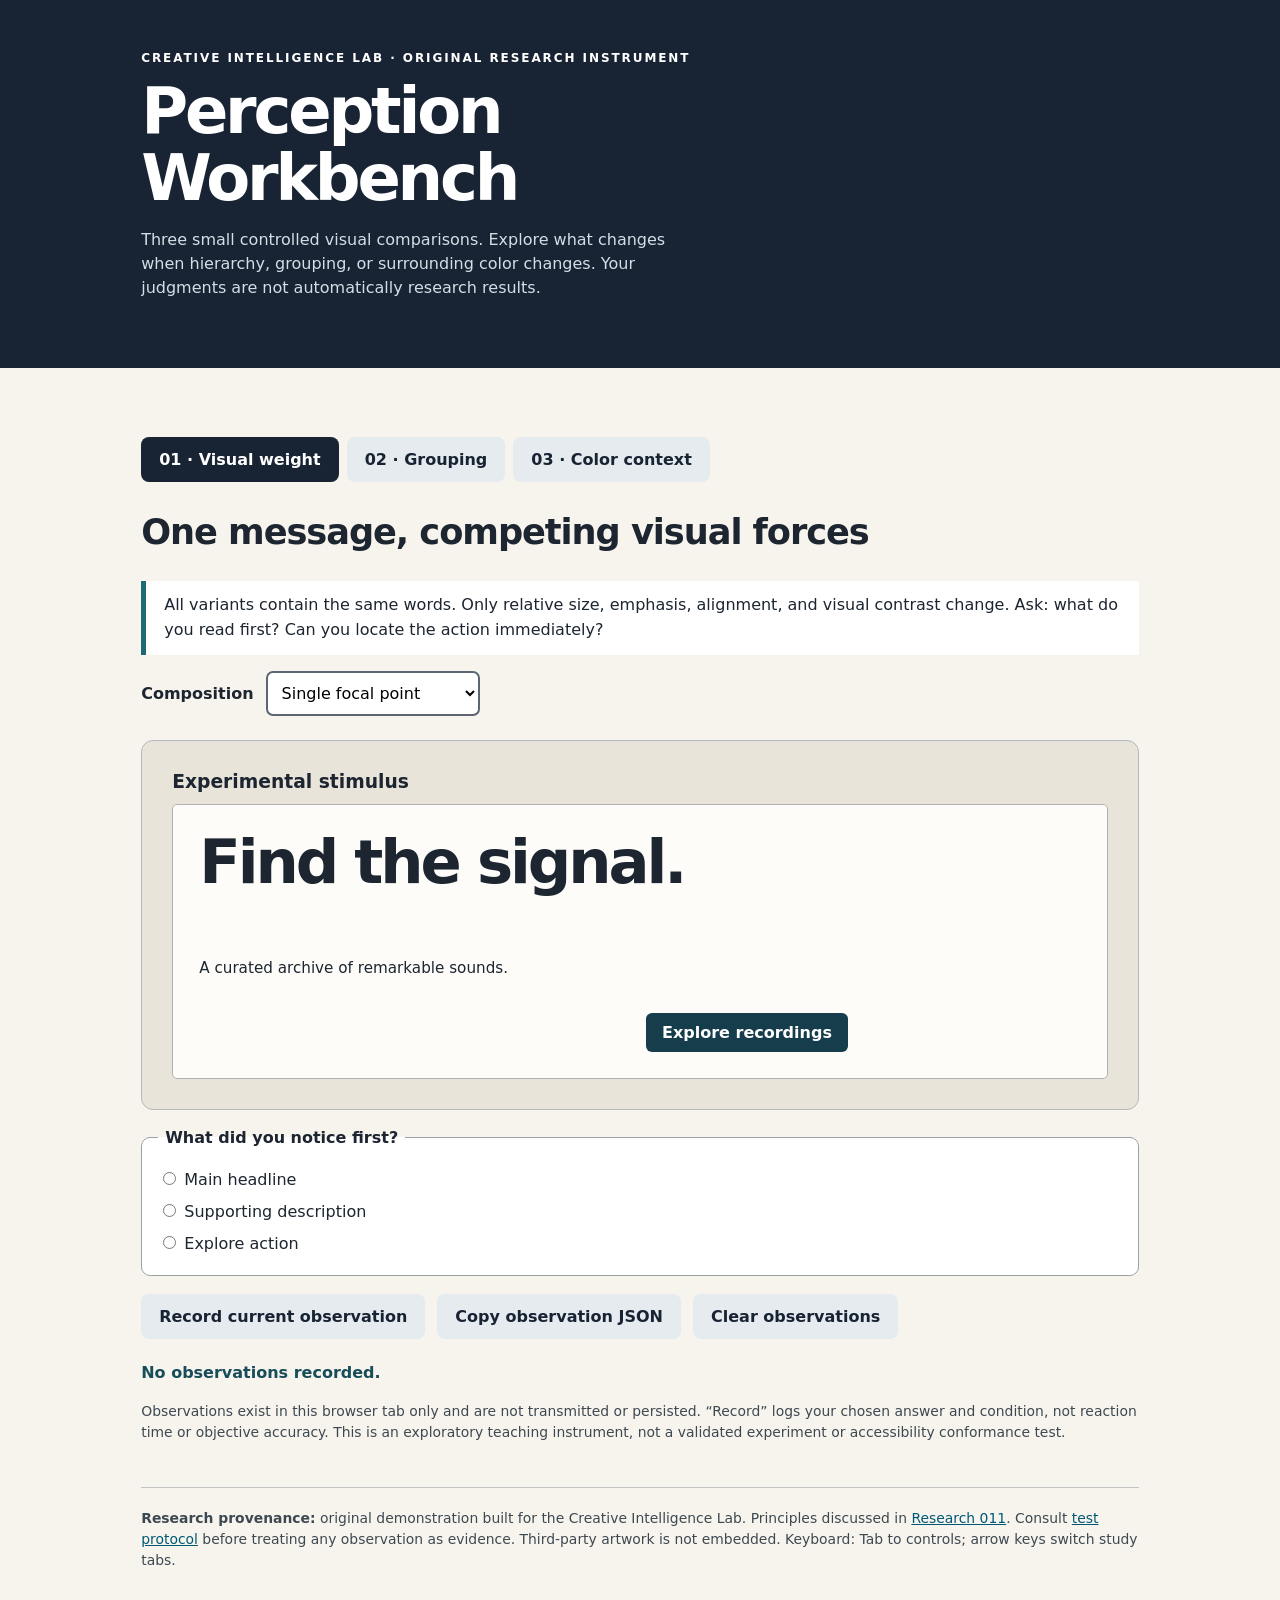
<file: experiments/002-perception-workbench/index.html>
<!doctype html>
<html lang="en">
<head>
<meta charset="utf-8">
<meta name="viewport" content="width=device-width, initial-scale=1">
<meta name="color-scheme" content="light">
<title>Perception Workbench · Creative Intelligence Lab</title>
<style>
:root{font-family:system-ui,-apple-system,"Segoe UI",sans-serif;background:#f7f4ee;color:#1c2530;font-synthesis:none}
*{box-sizing:border-box}body{margin:0}button,input{font:inherit}button{cursor:pointer}
button:focus-visible,input:focus-visible{outline:3px solid #007c91;outline-offset:3px}
a{color:#005875} .wrap{max-width:1100px;padding:clamp(20px,4vw,52px);margin:auto}
header{background:#182333;color:#fff}header p{max-width:56ch;line-height:1.5;color:#d4dee7}
h1{font-size:clamp(2.2rem,5vw,4rem);letter-spacing:-.05em;line-height:1.05;margin:.2em 0}
h2{font-size:clamp(1.4rem,3vw,2.2rem);letter-spacing:-.03em}
.eyebrow{font-size:.75rem;letter-spacing:.16em;text-transform:uppercase;font-weight:700}
.tabs{display:flex;flex-wrap:wrap;gap:8px;padding:18px 0 0}
.tab{background:#e5ebef;border:2px solid transparent;border-radius:8px;color:#182333;padding:11px 16px;font-weight:700}
.tab[aria-selected="true"]{background:#182333;color:white}
.panel[hidden]{display:none}
.controls{display:flex;gap:12px;flex-wrap:wrap;align-items:center;margin:16px 0 24px}
.controls label{font-weight:650}
.controls select{font:inherit;padding:10px;border:2px solid #5b6672;border-radius:7px;background:#fff}
.explain{background:#fff;border-left:5px solid #1f6975;padding:12px 18px;line-height:1.55}
.stage{background:#e9e4da;border:1px solid #b3b9bd;border-radius:12px;padding:clamp(16px,3vw,30px);margin:16px 0}
.stage h3{margin:0 0 12px}
.hierarchy{min-height:275px;position:relative;background:#fdfcf9;border:1px solid #b0b0b0;border-radius:5px;overflow:hidden;padding:26px;display:grid;grid-template-columns:1fr 1fr;gap:12px}
.hierarchy .message{font-size:clamp(1.5rem,3.2vw,2.5rem);font-weight:850;letter-spacing:-.05em;line-height:1.02}
.hierarchy .action{display:inline-block;padding:10px 16px;background:#163d4c;color:#fff;border-radius:6px;font-weight:700;width:max-content}
.hierarchy .proof{font-size:.95rem;max-width:32ch}
.hierarchy[data-mode="single"] .message{font-size:clamp(2.2rem,5vw,3.8rem);grid-column:1/-1;max-width:18ch}
.hierarchy[data-mode="single"] .action{align-self:end}
.hierarchy[data-mode="competing"] .message{color:#ae292e;text-shadow:3px 3px #f8cf38}
.hierarchy[data-mode="competing"] .proof{font-weight:850;font-size:1.6rem;color:#16559a;align-self:center}
.hierarchy[data-mode="competing"] .action{background:#7531a4;font-size:1.25rem}
.hierarchy[data-mode="balanced"]{grid-template-columns:3fr 2fr}
.hierarchy[data-mode="balanced"] .message{grid-row:1/3;align-self:center}
.hierarchy[data-mode="balanced"] .proof{align-self:end}
.grouping{display:grid;grid-template-columns:repeat(2,minmax(0,1fr));gap:20px}
.grouping .group{min-width:0}
.grouping .chip{display:block;padding:10px;margin:5px 0;background:#fff;border:1px solid #52616c;border-radius:5px}
.grouping[data-mode="clear"] .group{border:2px solid #375d65;padding:14px;border-radius:8px;background:#e6f1f1}
.grouping[data-mode="loose"]{gap:4px}
.grouping[data-mode="loose"] .group{display:contents}
.grouping[data-mode="loose"] .chip{margin:5px 0}
.grouping[data-mode="loose"] h4{display:none}
.grouping[data-mode="mixed"] .group{display:contents}
.grouping[data-mode="mixed"] h4{grid-column:1/-1}
.grouping[data-mode="mixed"] .chip:nth-of-type(2){transform:translateY(13px)}
.grouping h4{margin:0 0 6px}
.color-study{display:grid;grid-template-columns:repeat(2,minmax(0,1fr));gap:14px}
.color-field{height:230px;display:grid;place-items:center;border:1px solid #899096}
.color-field .patch{width:112px;height:112px;background:#a69a74;border:3px solid #303030}
.color-field:first-child{background:#1d3146}.color-field:last-child{background:#f6deb4}
.color-study[data-mode="matched"] .color-field{background:#64748b}
.color-study[data-mode="inverted"] .color-field:first-child{background:#f6deb4}
.color-study[data-mode="inverted"] .color-field:last-child{background:#1d3146}
.legend{display:flex;gap:20px;margin:8px 0;font-size:.88rem}
fieldset{border:1px solid #9ba2a4;border-radius:9px;padding:16px;margin:18px 0;background:#fff}
fieldset legend{font-weight:750;padding:0 7px}
fieldset label{display:block;padding:6px 0}
#result{min-height:1.5em;font-weight:650;color:#174c59}
footer{border-top:1px solid #c3c6c5;margin-top:45px;padding-top:20px;line-height:1.6}
.small{font-size:.87rem;line-height:1.5;color:#3d4850}.sr-only{position:absolute;width:1px;height:1px;overflow:hidden;clip:rect(0,0,0,0)}
@media (max-width:600px){.grouping,.color-study{grid-template-columns:1fr}.color-field{height:180px}.hierarchy{grid-template-columns:1fr;padding:18px}.hierarchy[data-mode="single"] .message{font-size:2.4rem}.hierarchy[data-mode="balanced"]{grid-template-columns:1fr}.hierarchy[data-mode="balanced"] .message{grid-row:auto}.tabs{display:grid}.tab{width:100%}}
@media (prefers-reduced-motion:reduce){*,*::before,*::after{animation-duration:.01ms!important;scroll-behavior:auto!important;transition-duration:.01ms!important}}
</style>
</head>
<body>
<header><div class="wrap"><div class="eyebrow">Creative Intelligence Lab · original research instrument</div><h1>Perception<br>Workbench</h1><p>Three small controlled visual comparisons. Explore what changes when hierarchy, grouping, or surrounding color changes. Your judgments are not automatically research results.</p></div></header>
<main class="wrap">
<nav class="tabs" aria-label="Study selection" role="tablist">
<button class="tab" id="tab-hierarchy" type="button" role="tab" aria-controls="panel-hierarchy" aria-selected="true" tabindex="0">01 · Visual weight</button>
<button class="tab" id="tab-grouping" type="button" role="tab" aria-controls="panel-grouping" aria-selected="false" tabindex="-1">02 · Grouping</button>
<button class="tab" id="tab-color" type="button" role="tab" aria-controls="panel-color" aria-selected="false" tabindex="-1">03 · Color context</button>
</nav>
<section class="panel" id="panel-hierarchy" role="tabpanel" aria-labelledby="tab-hierarchy">
<h2>One message, competing visual forces</h2>
<p class="explain">All variants contain the same words. Only relative size, emphasis, alignment, and visual contrast change. Ask: what do you read first? Can you locate the action immediately?</p>
<div class="controls"><label for="hierarchy-mode">Composition</label><select id="hierarchy-mode"><option value="single">Single focal point</option><option value="balanced">Asymmetric balance</option><option value="competing">Competing emphasis</option></select></div>
<div class="stage"><h3>Experimental stimulus</h3><div class="hierarchy" id="hierarchy-stage" data-mode="single"><div class="message">Find the signal.</div><div class="proof">A curated archive of remarkable sounds.</div><span class="action">Explore recordings</span></div></div>
<fieldset><legend>What did you notice first?</legend><label><input type="radio" name="hierarchy-answer" value="headline"> Main headline</label><label><input type="radio" name="hierarchy-answer" value="description"> Supporting description</label><label><input type="radio" name="hierarchy-answer" value="action"> Explore action</label></fieldset>
</section>
<section class="panel" id="panel-grouping" role="tabpanel" aria-labelledby="tab-grouping" hidden>
<h2>Do the groups make sense?</h2>
<p class="explain">Identical labels in the same two categories. Compare explicit common regions, loose proximity, and mixed alignment. The semantic relationship should remain understandable without color alone.</p>
<div class="controls"><label for="grouping-mode">Grouping treatment</label><select id="grouping-mode"><option value="clear">Clear common regions</option><option value="loose">Loose boundaries</option><option value="mixed">Mixed alignment</option></select></div>
<div class="stage"><h3>Experimental stimulus</h3><div class="grouping" id="grouping-stage" data-mode="clear">
<div class="group"><h4>Discover</h4><span class="chip">Field recordings</span><span class="chip">Collections</span><span class="chip">Curator picks</span></div>
<div class="group"><h4>Your archive</h4><span class="chip">Saved sounds</span><span class="chip">Recent listens</span><span class="chip">Playlists</span></div>
</div></div>
<fieldset><legend>Which category does “Recent listens” belong to?</legend><label><input type="radio" name="grouping-answer" value="discover"> Discover</label><label><input type="radio" name="grouping-answer" value="archive"> Your archive</label><label><input type="radio" name="grouping-answer" value="unclear"> Unclear from this layout</label></fieldset>
</section>
<section class="panel" id="panel-color" role="tabpanel" aria-labelledby="tab-color" hidden>
<h2>Identical color, different surroundings</h2>
<p class="explain">The two center patches are the same CSS sRGB value (<code>#a69a74</code>) in all variants. Only the surrounding ground changes. Compare perceived lightness, not physical pixel values.</p>
<div class="controls"><label for="color-mode">Surrounds</label><select id="color-mode"><option value="contrasting">Dark vs warm light</option><option value="matched">Identical surrounds</option><option value="inverted">Swap dark and light</option></select></div>
<div class="stage"><h3>Experimental stimulus</h3><div class="color-study" id="color-stage" data-mode="contrasting"><div><div class="color-field"><span class="patch"></span></div><div class="small">Patch A · #a69a74</div></div><div><div class="color-field"><span class="patch"></span></div><div class="small">Patch B · #a69a74</div></div></div></div>
<fieldset><legend>Which central patch appears lighter?</legend><label><input type="radio" name="color-answer" value="A"> A</label><label><input type="radio" name="color-answer" value="B"> B</label><label><input type="radio" name="color-answer" value="same"> They appear the same</label></fieldset>
</section>
<div class="controls"><button id="record" class="tab" type="button">Record current observation</button><button id="copy" class="tab" type="button">Copy observation JSON</button><button id="reset" class="tab" type="button">Clear observations</button></div>
<div id="result" role="status" aria-live="polite">No observations recorded.</div>
<p class="small">Observations exist in this browser tab only and are not transmitted or persisted. “Record” logs your chosen answer and condition, not reaction time or objective accuracy. This is an exploratory teaching instrument, not a validated experiment or accessibility conformance test.</p>
<footer class="small"><strong>Research provenance:</strong> original demonstration built for the Creative Intelligence Lab. Principles discussed in <a href="../../../research/011-PERCEPTUAL-ORGANIZATION.md">Research 011</a>. Consult <a href="../PROTOCOL.md">test protocol</a> before treating any observation as evidence. Third-party artwork is not embedded. Keyboard: Tab to controls; arrow keys switch study tabs.</footer>
</main>
<script>
(()=>{"use strict";
const names=["hierarchy","grouping","color"];
const observations=[];
let active="hierarchy";
const $=id=>document.getElementById(id);
function activate(name,focus=false){
 if(!names.includes(name))return;
 active=name;
 names.forEach(n=>{
 const on=n===name;
 $("tab-"+n).setAttribute("aria-selected",String(on));
 $("tab-"+n).tabIndex=on?0:-1;
 $("panel-"+n).hidden=!on;
 });
 if(focus)$("tab-"+name).focus();
}
names.forEach((n,i)=>{
 $("tab-"+n).addEventListener("click",()=>activate(n));
 $("tab-"+n).addEventListener("keydown",e=>{
 if(["ArrowRight","ArrowLeft","Home","End"].includes(e.key)){
 e.preventDefault();
 const k=e.key==="Home"?0:e.key==="End"?names.length-1:(i+(e.key==="ArrowRight"?1:-1)+names.length)%names.length;
 activate(names[k],true);
 }
 });
 $(n+"-mode").addEventListener("change",e=>{$(n+"-stage").dataset.mode=e.target.value;});
});
function makeObservation(){
 const radio=document.querySelector('input[name="'+active+'-answer"]:checked');
 if(!radio){$("result").textContent="Choose an observation first.";return;}
 const o={study:active,variant:$(active+"-mode").value,answer:radio.value,recordedAt:new Date().toISOString()};
 observations.push(o);
 $("result").textContent=observations.length+" observation(s) recorded in this tab.";
}
$("record").addEventListener("click",makeObservation);
$("copy").addEventListener("click",async()=>{
 const s=JSON.stringify({instrument:"perception-workbench-v0.1",observations},null,2);
 try{await navigator.clipboard.writeText(s);$("result").textContent="Copied "+observations.length+" observation(s).";}
 catch{$("result").textContent="Clipboard unavailable in this context. Run from localhost or HTTPS to copy.";}
});
$("reset").addEventListener("click",()=>{
 observations.length=0;
 document.querySelectorAll('input[type="radio"]').forEach(r=>r.checked=false);
 $("result").textContent="Observations cleared.";
});
})();
</script>
</body></html>
</file>
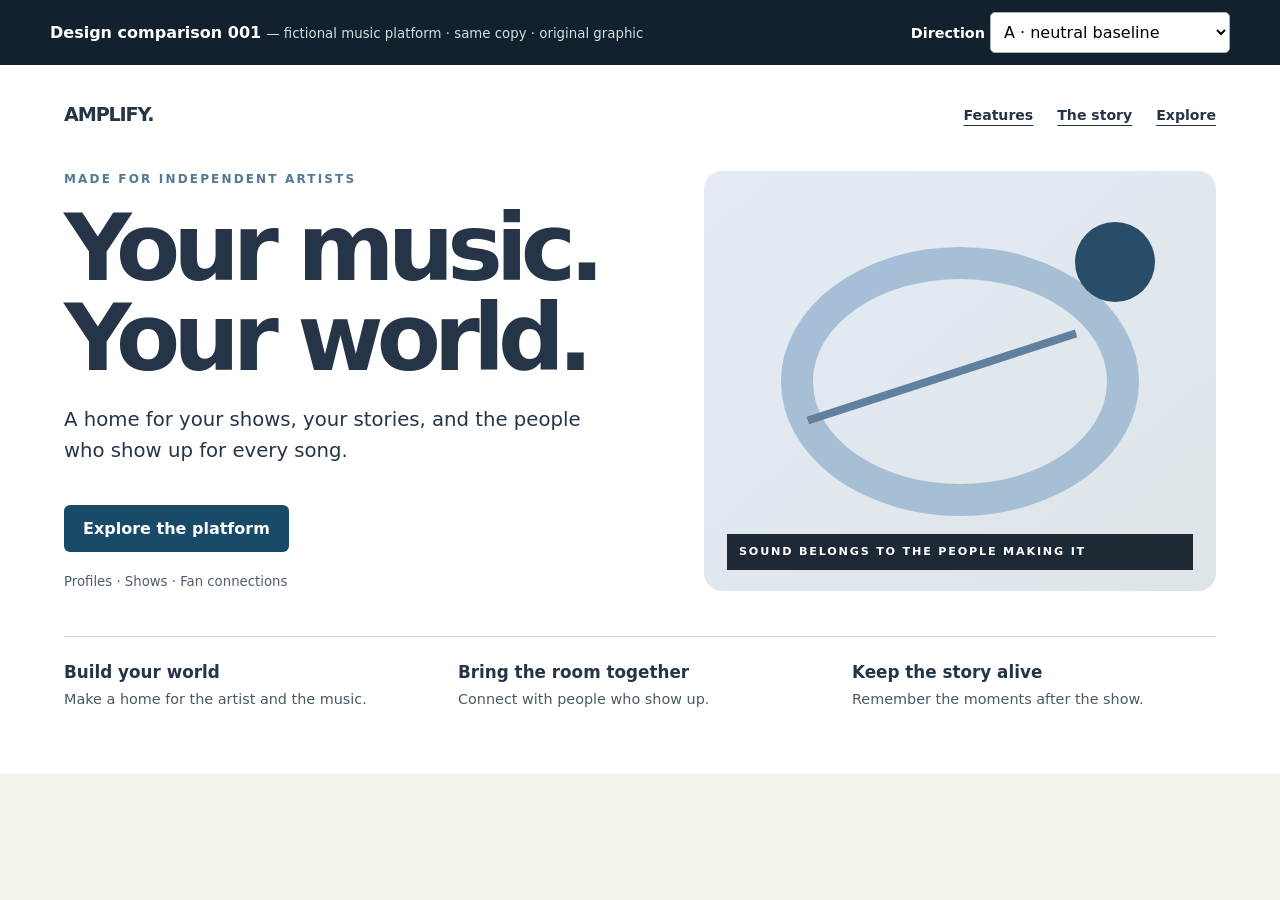
<file: experiments/003-music-art-direction-comparison/index.html>
<!doctype html><html lang="en"><head><meta charset="utf-8"><meta name="viewport" content="width=device-width,initial-scale=1"><title>Creative Intelligence — Design Comparison 001</title><style>
:root{font-family:system-ui,sans-serif;color:#1d2430;background:#f5f2ec}*{box-sizing:border-box}body{margin:0}button{font:inherit;cursor:pointer}button:focus-visible,a:focus-visible{outline:3px solid #138fa0;outline-offset:4px}.control{position:sticky;top:0;z-index:4;background:#13202d;color:white;padding:12px clamp(18px,4vw,50px);display:flex;align-items:center;justify-content:space-between;gap:15px;flex-wrap:wrap}.control label{font-size:.9rem;font-weight:700}.control select{font:inherit;padding:9px;border-radius:5px;border:1px solid #a5b3bd;background:white}.control small{color:#d2e0e3}.frame{max-width:1500px;min-height:680px;margin:auto;background:#fff;overflow:hidden}.stage{padding:clamp(18px,3vw,52px) clamp(22px,5vw,84px)}.top{display:flex;justify-content:space-between;align-items:center;gap:18px}.mark{font-weight:900;font-size:1.2rem;letter-spacing:-.06em}.top nav{display:flex;gap:24px}.top a{color:inherit;text-underline-offset:5px;font-weight:650;font-size:.88rem}.hero{min-height:510px;display:grid;grid-template-columns:1.15fr 1fr;align-items:center;gap:clamp(16px,4vw,55px)}.eyebrow{font-size:.75rem;letter-spacing:.18em;text-transform:uppercase;font-weight:800}.hero h1{font-size:clamp(3.4rem,7.3vw,7rem);line-height:.96;letter-spacing:-.075em;margin:.18em 0 .23em;max-width:12ch}.lead{max-width:45ch;font-size:clamp(1rem,1.6vw,1.23rem);line-height:1.6}.action{display:inline-flex;background:#184b6a;color:white;border-radius:6px;padding:14px 19px;text-decoration:none;font-weight:750;margin-top:19px}.evidence{font-size:.83rem;opacity:.8;margin-top:22px}.art{min-height:430px;position:relative;overflow:hidden}.art span{position:absolute;display:block}.poster-caption{position:absolute;bottom:21px;left:23px;right:23px;font-size:.7rem;text-transform:uppercase;letter-spacing:.16em;font-weight:800;z-index:3;background:rgba(14,29,39,.93);color:#fff!important;padding:10px 12px;line-height:1.45;max-width:calc(100% - 42px)}.info{border-top:1px solid #cbd0d1;padding:25px 0;display:grid;grid-template-columns:1fr 1fr 1fr;gap:30px}.info b{display:block;font-size:1.05rem;margin-bottom:7px}.info p{margin:0;line-height:1.5;font-size:.9rem;color:#4c5961}
/* Baseline: competent neutral product presentation. */
.frame[data-mode="baseline"]{font-family:system-ui,Arial,sans-serif;color:#253447}.frame[data-mode="baseline"] .art{background:linear-gradient(140deg,#e4ebf5,#dde5e8);border-radius:18px;min-height:420px}.frame[data-mode="baseline"] .art .ring{border:32px solid #8faeca;border-radius:50%;inset:18% 15%;opacity:.7}.frame[data-mode="baseline"] .art .line{height:8px;width:55%;top:48%;left:19%;background:#60809d;transform:rotate(-18deg)}.frame[data-mode="baseline"] .art .disc{width:80px;height:80px;background:#294c68;border-radius:50%;top:12%;right:12%}.frame[data-mode="baseline"] .art .poster-caption{color:#2b4a67}.frame[data-mode="baseline"] .eyebrow{color:#547994}
/* Research-directed: performance poster, expressive scale, hard contrast, visual movement. */
.frame[data-mode="direction"]{background:#f0ebe0;color:#141c23}.frame[data-mode="direction"] .stage{background:linear-gradient(transparent 95%,rgba(10,20,30,.025) 95%);background-size:100% 24px}.frame[data-mode="direction"] .mark{font-size:1.42rem}.frame[data-mode="direction"] .hero{grid-template-columns:1fr 1.06fr}.frame[data-mode="direction"] h1{font-family:Impact,'Arial Narrow',system-ui,sans-serif;font-stretch:condensed;font-weight:900;font-size:clamp(4.5rem,8.2vw,8.2rem);line-height:.84;letter-spacing:-.04em;text-transform:uppercase}.frame[data-mode="direction"] .eyebrow{color:#a43e2c}.frame[data-mode="direction"] .action{border-radius:0;background:#a43e2c;color:#fff;transform:rotate(-1deg)}.frame[data-mode="direction"] .art{background:#12232b;min-height:500px;transform:rotate(2deg);box-shadow:-15px 18px 0 #d0c5b4}.frame[data-mode="direction"] .art .ring{border:60px solid #e5bd65;border-radius:50%;width:340px;height:340px;top:17%;right:-7%;opacity:.97}.frame[data-mode="direction"] .art .line{background:#d34b38;left:-19%;top:49%;width:146%;height:65px;transform:rotate(-30deg)}.frame[data-mode="direction"] .art .disc{background:#edece0;left:12%;top:17%;width:125px;height:125px;border-radius:50%;box-shadow:0 0 0 18px #1c323a}.frame[data-mode="direction"] .art .poster-caption{color:#f1e4bd;transform:rotate(-2deg)}
@media(max-width:750px){.hero,.frame[data-mode="direction"] .hero{grid-template-columns:1fr;gap:30px;padding-top:58px}.hero h1{font-size:clamp(3.2rem,13vw,5.8rem)}.frame[data-mode="direction"] h1{font-size:clamp(4.2rem,16vw,7rem)}.art,.frame[data-mode="direction"] .art{min-height:350px}.frame[data-mode="direction"] .art{transform:rotate(1deg);box-shadow:-7px 8px 0 #d0c5b4}.info{grid-template-columns:1fr;gap:16px}.top nav{gap:12px}.top a{font-size:.75rem}}
@media(max-width:365px){.top{align-items:flex-start;flex-direction:column}.hero{padding-top:40px}.frame[data-mode="direction"] h1{font-size:3.75rem}.control{position:relative}}
@media(prefers-reduced-motion:reduce){*,*:before,*:after{animation:none!important;transition:none!important;scroll-behavior:auto!important}}
</style></head><body><div class="control"><div><strong>Design comparison 001</strong> <small>— fictional music platform · same copy · original graphic</small></div><div><label for="mode">Direction </label><select id="mode"><option value="baseline">A · neutral baseline</option><option value="direction">B · editorial performance</option></select></div></div><main id="frame" class="frame" data-mode="baseline"><div class="stage"><header class="top"><div class="mark">AMPLIFY.</div><nav aria-label="Main"><a href="#features">Features</a><a href="#story">The story</a><a href="#features">Explore</a></nav></header><section class="hero" aria-labelledby="headline"><div class="copy"><p class="eyebrow">Made for independent artists</p><h1 id="headline">Your music.<br>Your world.</h1><p class="lead">A home for your shows, your stories, and the people who show up for every song.</p><a id="join" class="action" href="#features">Explore the platform</a><p class="evidence">Profiles · Shows · Fan connections</p></div><div class="art" role="img" aria-label="Original abstract performance poster illustration with circles and angled shapes"><span class="ring"></span><span class="line"></span><span class="disc"></span><span class="poster-caption">Sound belongs to the people making it</span></div></section><section class="info" id="features" aria-label="Platform highlights"><div><b>Build your world</b><p>Make a home for the artist and the music.</p></div><div id="story"><b>Bring the room together</b><p>Connect with people who show up.</p></div><div><b>Keep the story alive</b><p>Remember the moments after the show.</p></div></section></div></main><script>const sel=document.querySelector('#mode'),frame=document.querySelector('#frame');sel.addEventListener('change',()=>{frame.dataset.mode=sel.value;});</script></body></html>
</file>
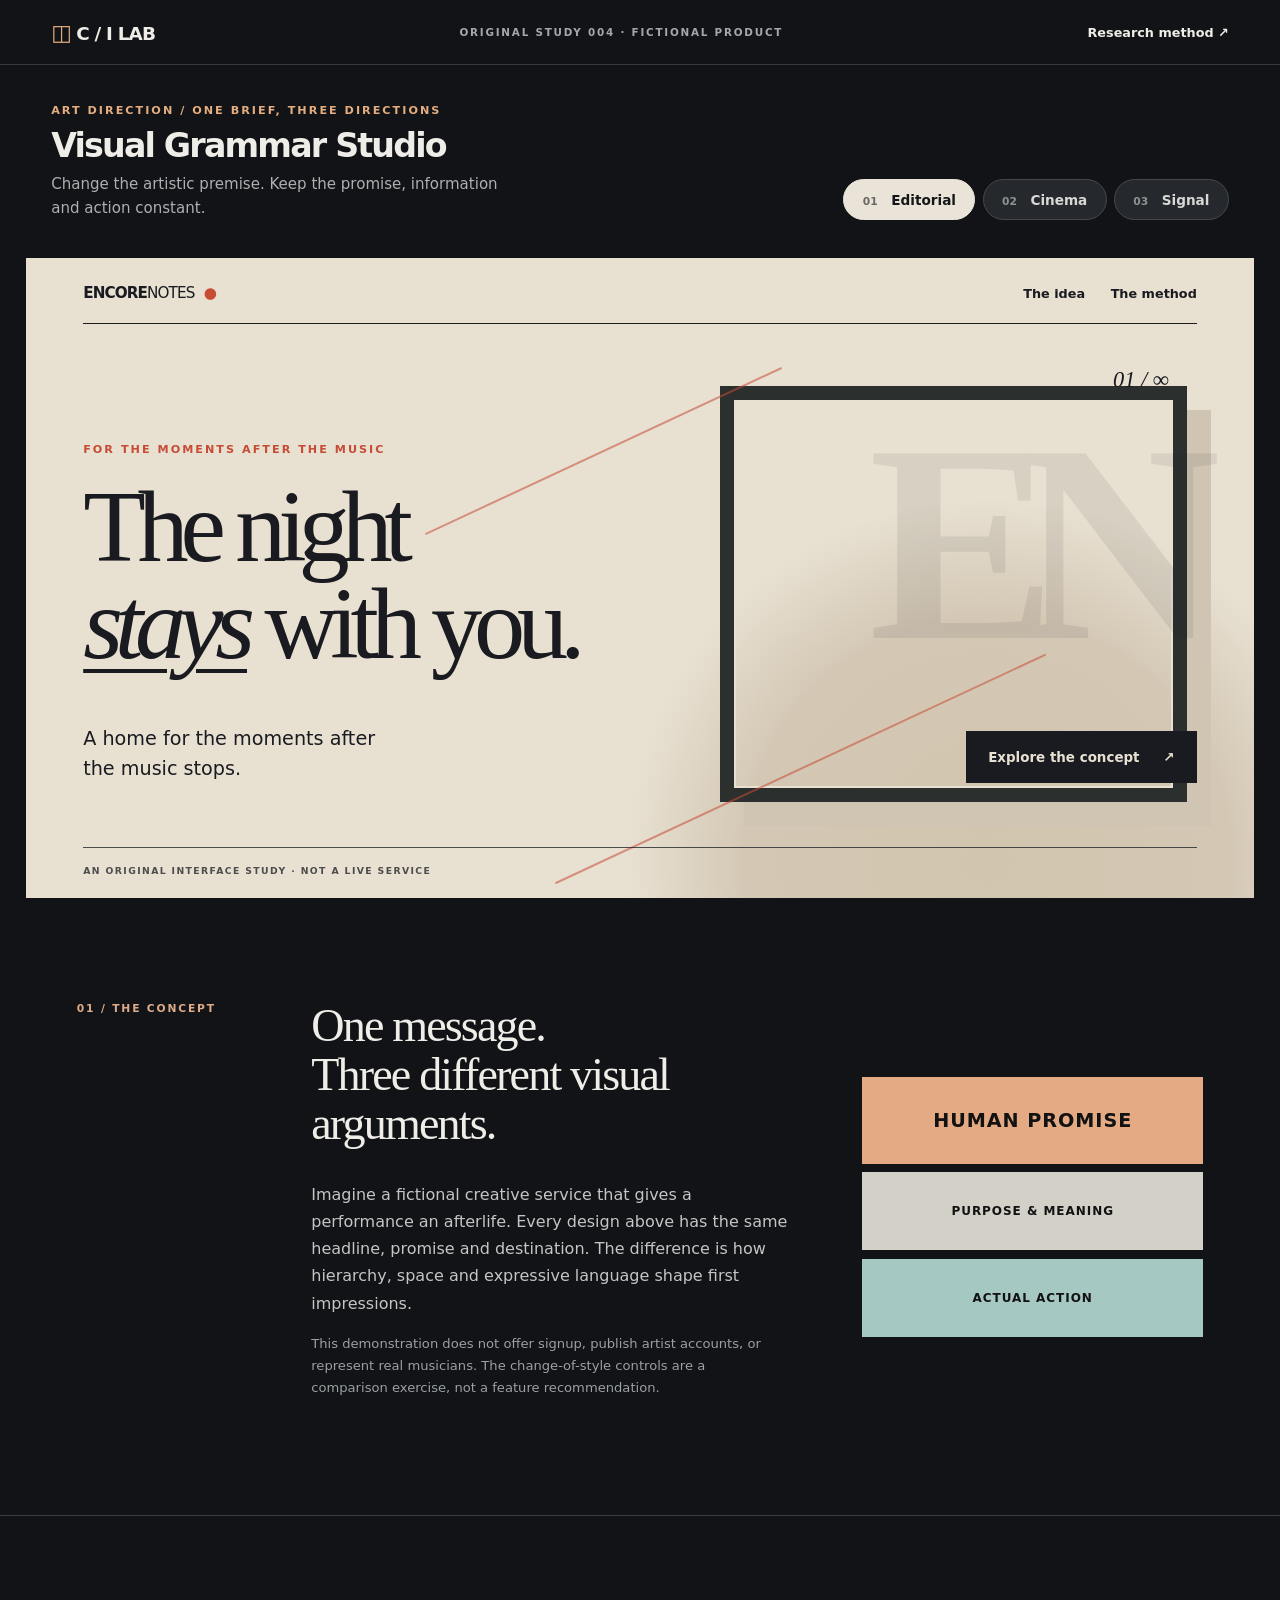
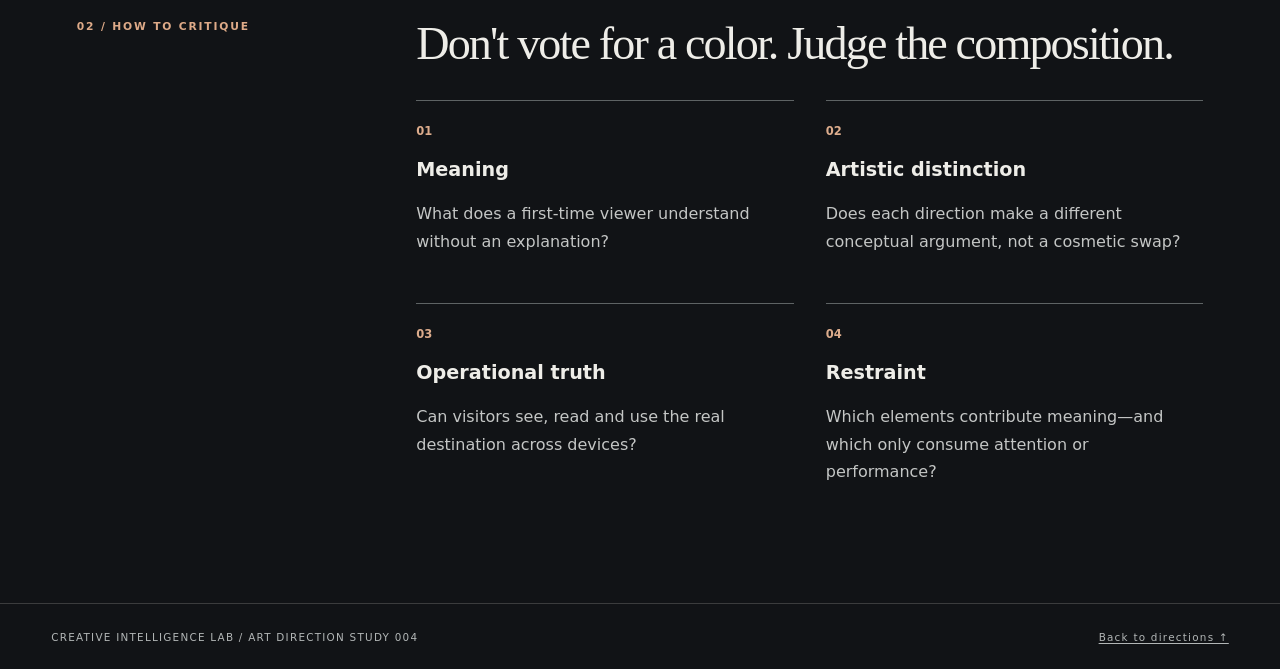
<file: experiments/004-visual-grammar-studio/index.html>
<!doctype html>
<html lang="en">
<head>
  <meta charset="utf-8">
  <meta name="viewport" content="width=device-width, initial-scale=1">
  <meta name="description" content="A fictional, original art direction study: one message, three distinct visual compositions.">
  <title>Visual Grammar Studio | Creative Intelligence Lab</title>
  <link rel="stylesheet" href="./style.css">
  <script src="./app.js" defer></script>
</head>
<body data-mode="editorial">
  <a href="#main" class="skip-link">Skip to visual study</a>
  <header class="lab-header">
    <a class="lab-wordmark" href="#top" aria-label="Creative Intelligence Lab, back to top"><span aria-hidden="true">◫</span> C / I LAB</a>
    <span class="lab-label">ORIGINAL STUDY 004 · FICTIONAL PRODUCT</span>
    <a class="lab-index-link" href="#method">Research method <span aria-hidden="true">↗</span></a>
  </header>

  <main id="main">
    <section id="top" class="controls" aria-labelledby="studio-heading">
      <div>
        <p class="eyebrow">ART DIRECTION / ONE BRIEF, THREE DIRECTIONS</p>
        <h1 id="studio-heading">Visual Grammar Studio</h1>
        <p>Change the artistic premise. Keep the promise, information and action constant.</p>
      </div>
      <div class="mode-buttons" role="group" aria-label="Choose an art direction">
        <button type="button" data-select-mode="editorial" aria-pressed="true"><span class="mode-index">01</span> Editorial</button>
        <button type="button" data-select-mode="cinema" aria-pressed="false"><span class="mode-index">02</span> Cinema</button>
        <button type="button" data-select-mode="signal" aria-pressed="false"><span class="mode-index">03</span> Signal</button>
      </div>
    </section>

    <section class="canvas" aria-labelledby="main-headline">
      <div class="canvas-top">
        <div class="identity">ENCORE<span>NOTES</span><span class="mark" aria-hidden="true"> ●</span></div>
        <nav aria-label="Fictional concept navigation">
          <a href="#concept">The idea</a>
          <a href="#method">The method</a>
        </nav>
      </div>

      <div class="art-scene" aria-hidden="true">
        <span class="scene-halo"></span>
        <span class="scene-frame"></span>
        <span class="scene-mark">EN</span>
        <span class="scene-rule scene-rule-one"></span>
        <span class="scene-rule scene-rule-two"></span>
        <span class="scene-tiny">LAST NOTE / FIRST MEMORY</span>
        <span class="scene-number">01 / ∞</span>
      </div>

      <div class="hero-content">
        <p class="hero-kicker">FOR THE MOMENTS AFTER THE MUSIC</p>
        <h2 id="main-headline">The night <em>stays</em> with you.</h2>
        <div class="hero-bottom">
          <p class="hero-subtitle">A home for the moments after the music stops.</p>
          <a class="hero-cta" href="#concept">Explore the concept <span aria-hidden="true">↗</span></a>
        </div>
      </div>
      <p class="scene-note">AN ORIGINAL INTERFACE STUDY · NOT A LIVE SERVICE</p>
    </section>

    <section id="concept" class="explanation" aria-labelledby="concept-heading">
      <div class="explanation-index">01 / THE CONCEPT</div>
      <div class="explanation-text">
        <h2 id="concept-heading">One message.<br>Three different visual arguments.</h2>
        <p>Imagine a fictional creative service that gives a performance an afterlife. Every design above has the same headline, promise and destination. The difference is how hierarchy, space and expressive language shape first impressions.</p>
        <p class="fineprint">This demonstration does not offer signup, publish artist accounts, or represent real musicians. The change-of-style controls are a comparison exercise, not a feature recommendation.</p>
      </div>
      <div class="study-diagram" aria-label="Content hierarchy: human promise, supporting explanation and a real next step">
        <div class="diagram-large">HUMAN PROMISE</div>
        <div class="diagram-mid">PURPOSE &amp; MEANING</div>
        <div class="diagram-small">ACTUAL ACTION</div>
      </div>
    </section>
    <section id="method" class="method" aria-labelledby="method-heading">
      <div class="explanation-index">02 / HOW TO CRITIQUE</div>
      <div>
        <h2 id="method-heading">Don't vote for a color. Judge the composition.</h2>
        <div class="method-grid">
          <div><span>01</span><h3>Meaning</h3><p>What does a first-time viewer understand without an explanation?</p></div>
          <div><span>02</span><h3>Artistic distinction</h3><p>Does each direction make a different conceptual argument, not a cosmetic swap?</p></div>
          <div><span>03</span><h3>Operational truth</h3><p>Can visitors see, read and use the real destination across devices?</p></div>
          <div><span>04</span><h3>Restraint</h3><p>Which elements contribute meaning—and which only consume attention or performance?</p></div>
        </div>
      </div>
    </section>
  </main>
  <footer class="lab-footer"><span>CREATIVE INTELLIGENCE LAB / ART DIRECTION STUDY 004</span><a href="#top">Back to directions ↑</a></footer>
</body>
</html>
</file>
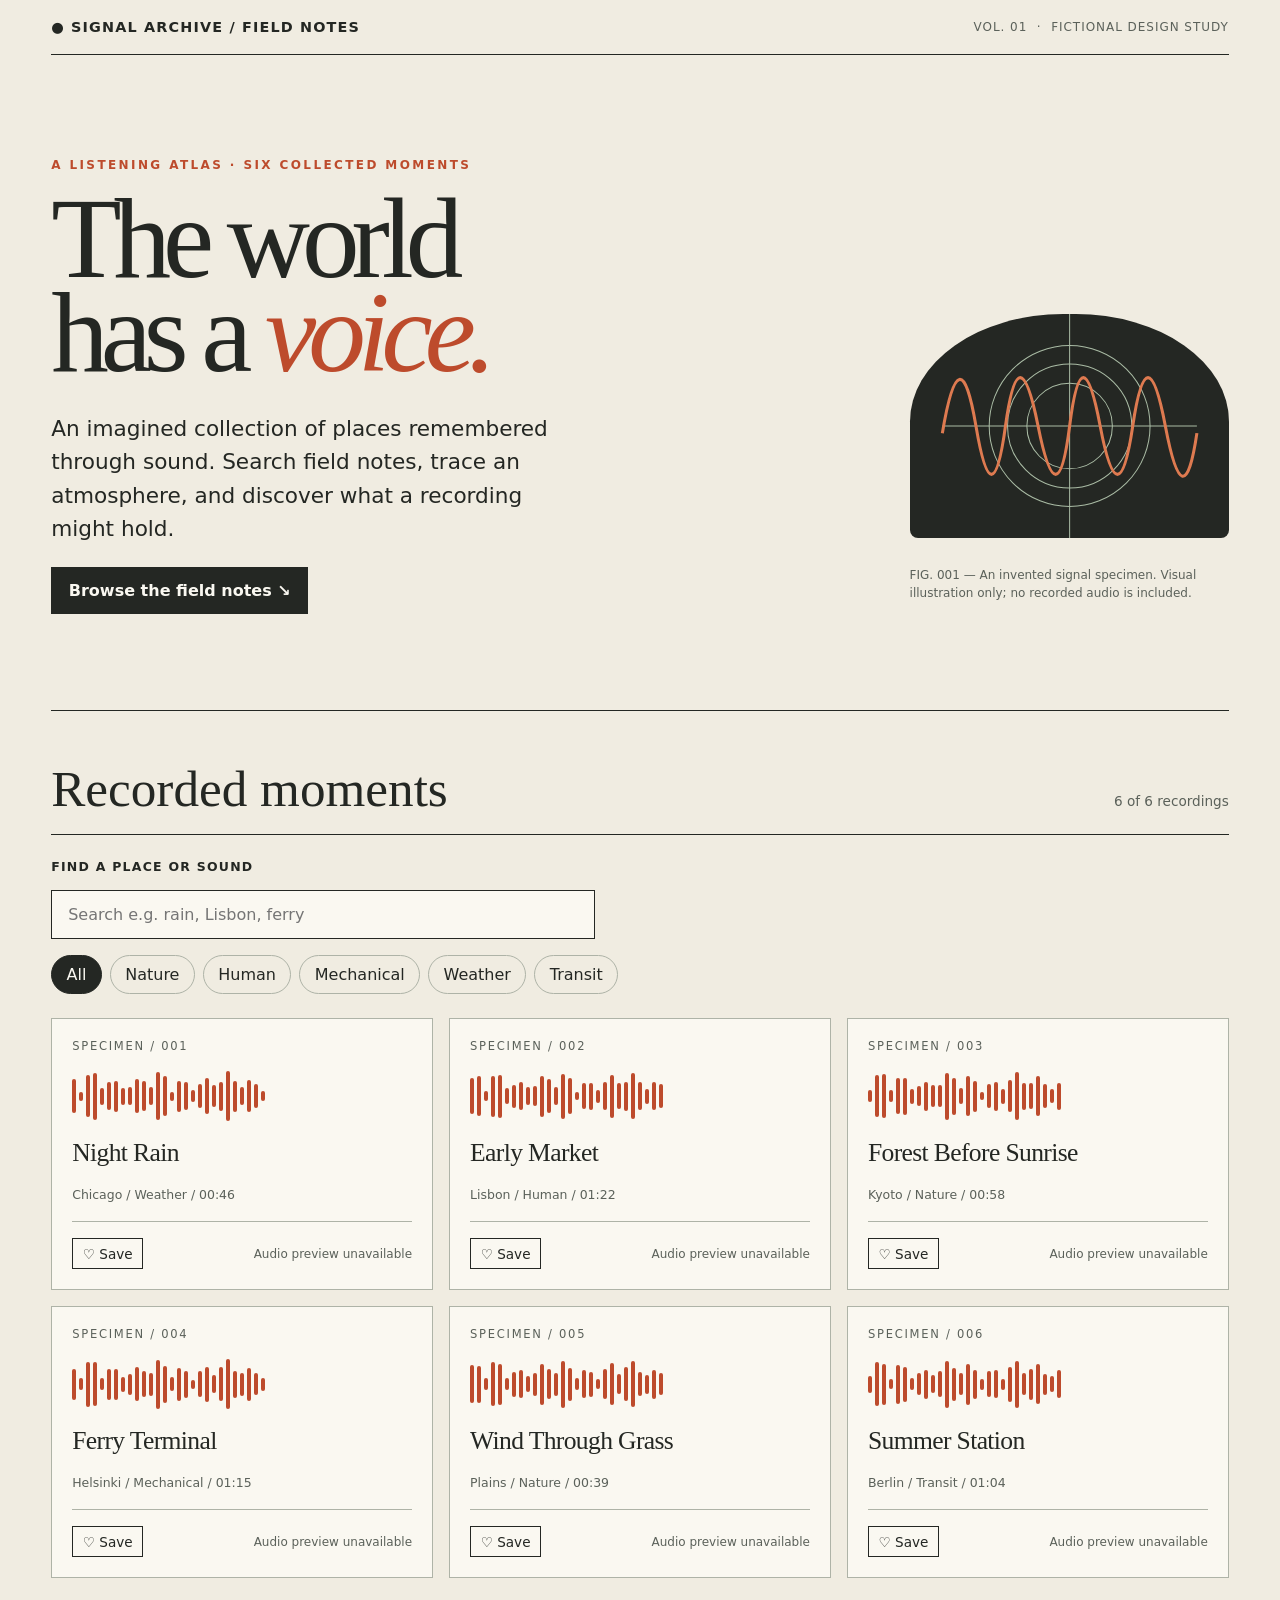
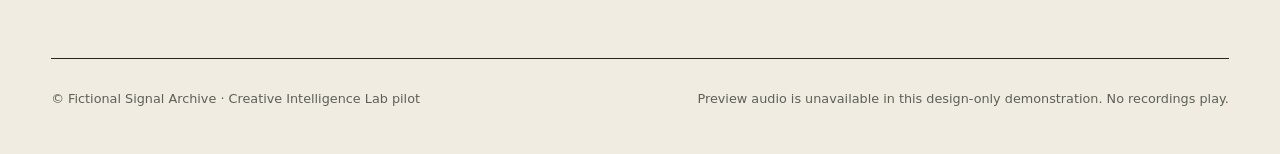
<file: pilots/001-signal-archive/prototype/index.html>
<!doctype html>
<html lang="en">
<head>
<meta charset="utf-8">
<meta name="viewport" content="width=device-width,initial-scale=1">
<meta name="color-scheme" content="light">
<title>Signal Archive — Field Notes (Sandbox)</title>
<style>
:root{--paper:#f0ece1;--white:#faf8f1;--ink:#242723;--muted:#5b615a;--line:#aeb3a7;--signal:#bd4b2c;--focus:#145ac0}
*{box-sizing:border-box}html{scroll-behavior:smooth}body{margin:0;background:var(--paper);color:var(--ink);font-family:system-ui,-apple-system,Segoe UI,Arial,sans-serif}
a{color:inherit}button,input{font:inherit}button{cursor:pointer}button:disabled{cursor:not-allowed;opacity:.68}
:focus-visible{outline:3px solid var(--focus);outline-offset:3px}
.skip{position:absolute;left:-9999px;top:1rem;background:white;padding:.75rem;z-index:20}.skip:focus{left:1rem}
.shell{max-width:1320px;margin:auto;padding:0 clamp(1rem,4vw,4rem)}
.top{display:flex;align-items:center;justify-content:space-between;border-bottom:1px solid var(--ink);padding:1.2rem 0;gap:1rem}
.brand{font-weight:850;text-transform:uppercase;letter-spacing:.08em;font-size:.9rem}.issue{font-size:.75rem;color:var(--muted);letter-spacing:.08em}
.hero{display:grid;grid-template-columns:minmax(0,1.65fr) minmax(16rem,.65fr);gap:3rem;padding:clamp(3rem,8vw,7rem) 0 clamp(3rem,8vw,6rem);border-bottom:1px solid var(--ink)}
.eyebrow{font-size:.75rem;text-transform:uppercase;letter-spacing:.2em;font-weight:750;color:var(--signal)}
h1{font-family:Georgia,serif;font-size:clamp(3.8rem,9vw,9.5rem);font-weight:400;line-height:.82;letter-spacing:-.07em;margin:1.2rem 0 2rem}
h1 i{color:var(--signal);font-weight:400}
.hero-desc{max-width:33rem;font-size:clamp(1.05rem,1.7vw,1.35rem);line-height:1.55}
.hero-aside{display:flex;flex-direction:column;justify-content:flex-end;gap:1rem}
.figure{height:14rem;background:var(--ink);color:var(--paper);display:flex;align-items:center;justify-content:center;overflow:hidden;border-radius:48% 48% 8px 8px}
.figure svg{width:100%;height:100%}.caption{font-size:.75rem;color:var(--muted);line-height:1.5}
.jump{display:inline-flex;background:var(--ink);color:var(--white);padding:.85rem 1.1rem;text-decoration:none;align-self:flex-start;font-weight:700}
.catalog{padding:3rem 0 5rem}.section-head{display:flex;justify-content:space-between;align-items:baseline;gap:2rem;border-bottom:1px solid var(--ink);padding-bottom:1rem}
h2{font-family:Georgia,serif;font-size:clamp(2rem,4vw,3.2rem);font-weight:400;margin:0}
.count{font-size:.85rem;color:var(--muted)}
.tools{padding:1.5rem 0;display:flex;flex-direction:column;gap:1rem}
.search-label{font-size:.78rem;text-transform:uppercase;font-weight:750;letter-spacing:.1em}.search{width:100%;max-width:34rem;border:1px solid var(--ink);border-radius:0;background:var(--white);padding:.9rem 1rem;color:var(--ink)}
.filters{display:flex;flex-wrap:wrap;gap:.5rem}.filter{border:1px solid var(--line);padding:.55rem .9rem;background:transparent;color:var(--ink);border-radius:100px}.filter[aria-pressed=true]{background:var(--ink);border-color:var(--ink);color:var(--white)}
.records{display:grid;grid-template-columns:repeat(3,minmax(0,1fr));gap:1rem}
.record{border:1px solid var(--line);background:var(--white);padding:1.25rem;display:flex;flex-direction:column;min-height:17rem;position:relative}
.record-num{font-size:.72rem;letter-spacing:.15em;color:var(--muted)}.soundmark{height:3.2rem;display:flex;align-items:center;gap:3px;margin:1.1rem 0}
.soundmark span{display:block;width:4px;height:var(--h);background:var(--signal);border-radius:2px}
.record h3{font-family:Georgia,serif;font-size:clamp(1.4rem,2vw,2rem);font-weight:400;line-height:1.1;margin:0 0 .75rem;letter-spacing:-.025em}
.meta{font-size:.78rem;line-height:1.5;color:var(--muted);margin:auto 0 1rem}
.actions{border-top:1px solid var(--line);display:flex;align-items:center;justify-content:space-between;gap:.5rem;padding-top:1rem;flex-wrap:wrap}
.favorite{background:transparent;border:1px solid var(--ink);padding:.4rem .6rem;color:var(--ink);font-size:.85rem;white-space:nowrap}
.favorite[aria-pressed=true]{background:#f7e2d7;border-color:var(--signal);color:#742611}
.unavailable{font-size:.75rem;color:var(--muted)}
.empty{padding:3rem 1rem;border:1px solid var(--line);background:var(--white);text-align:center}
.empty h3{font-family:Georgia,serif;font-size:2rem;font-weight:400;margin:.25rem 0}
.reset{background:var(--ink);color:white;padding:.7rem 1rem;border:0}
footer{padding:2rem 0 3rem;border-top:1px solid var(--ink);display:flex;justify-content:space-between;gap:2rem;font-size:.8rem;color:var(--muted)}
@media(max-width:850px){.hero{grid-template-columns:1fr;gap:2rem}.hero-aside{max-width:28rem}.records{grid-template-columns:repeat(2,minmax(0,1fr))}}
@media(max-width:560px){.records{grid-template-columns:1fr}.top{align-items:flex-start}.issue{text-align:right}footer{flex-direction:column}h1{font-size:clamp(3.3rem,16vw,6rem)}.figure{height:11rem}}
@media(prefers-reduced-motion:reduce){html{scroll-behavior:auto}*,*:before,*:after{animation:none!important;transition:none!important}}
</style>
</head>
<body>
<a class="skip" href="#archive">Skip to recordings</a>
<div class="shell">
<header class="top"><div class="brand">● SIGNAL ARCHIVE <span aria-hidden="true">/</span> FIELD NOTES</div><div class="issue">VOL. 01 &nbsp;·&nbsp; FICTIONAL DESIGN STUDY</div></header>
<main>
<section class="hero" aria-labelledby="title">
<div><div class="eyebrow">A listening atlas · Six collected moments</div><h1 id="title">The world<br>has a <i>voice.</i></h1><p class="hero-desc">An imagined collection of places remembered through sound. Search field notes, trace an atmosphere, and discover what a recording might hold.</p><a class="jump" href="#archive">Browse the field notes ↘</a></div>
<div class="hero-aside"><div class="figure" aria-hidden="true"><svg viewBox="0 0 280 220" xmlns="http://www.w3.org/2000/svg"><circle cx="140" cy="110" r="79" fill="none" stroke="#a9bba4" stroke-width="1"/><circle cx="140" cy="110" r="61" fill="none" stroke="#a9bba4" stroke-width="1"/><circle cx="140" cy="110" r="42" fill="none" stroke="#a9bba4" stroke-width="1"/><path d="M15 110H265M140 0V220" stroke="#a9bba4" stroke-width="1"/><path d="M15 117 Q32 15 48 110 T77 110 T109 110 T140 110 T170 110 T202 110 T234 110 T265 117" fill="none" stroke="#de7a50" stroke-width="3"/></svg></div><p class="caption">FIG. 001 — An invented signal specimen. Visual illustration only; no recorded audio is included.</p></div>
</section>
<section class="catalog" id="archive" aria-labelledby="archive-title"><div class="section-head"><h2 id="archive-title">Recorded moments</h2><div id="count" class="count" role="status" aria-live="polite"></div></div>
<div class="tools"><label class="search-label" for="search">Find a place or sound</label><input class="search" type="search" id="search" placeholder="Search e.g. rain, Lisbon, ferry" autocomplete="off" aria-controls="records"/><div id="filters" class="filters" role="group" aria-label="Filter recordings by category"></div></div>
<div id="records" class="records"></div><div id="empty" class="empty" hidden><h3>Nothing in this part of the archive.</h3><p>Try another place, sound, or category.</p><button id="reset" class="reset" type="button">Clear search and filters</button></div></section>
</main><footer><div>© Fictional Signal Archive · Creative Intelligence Lab pilot</div><div>Preview audio is unavailable in this design-only demonstration. No recordings play.</div></footer>
</div>
<script>
const data=[
{id:1,title:'Night Rain',place:'Chicago',cat:'Weather',length:'00:46'},
{id:2,title:'Early Market',place:'Lisbon',cat:'Human',length:'01:22'},
{id:3,title:'Forest Before Sunrise',place:'Kyoto',cat:'Nature',length:'00:58'},
{id:4,title:'Ferry Terminal',place:'Helsinki',cat:'Mechanical',length:'01:15'},
{id:5,title:'Wind Through Grass',place:'Plains',cat:'Nature',length:'00:39'},
{id:6,title:'Summer Station',place:'Berlin',cat:'Transit',length:'01:04'}];
const categories=['All','Nature','Human','Mechanical','Weather','Transit'];
let active='All';const favorites=new Set();
const filters=document.getElementById('filters'),records=document.getElementById('records'),search=document.getElementById('search'),count=document.getElementById('count'),empty=document.getElementById('empty');
function element(tag,cls,text){const x=document.createElement(tag);if(cls)x.className=cls;if(text!==undefined)x.textContent=text;return x}
function renderFilters(){filters.replaceChildren();for(const cat of categories){const b=element('button','filter',cat);b.type='button';b.setAttribute('aria-pressed',String(active===cat));b.onclick=()=>{active=cat;renderFilters();renderRecords();const selected=[...filters.querySelectorAll('button')].find(x=>x.textContent===cat);selected?.focus()};filters.append(b)}}
function renderRecords(){
const q=search.value.trim().toLocaleLowerCase();const shown=data.filter(r=>(active==='All'||r.cat===active)&&(r.title.toLowerCase().includes(q)||r.place.toLowerCase().includes(q)));
count.textContent=shown.length+' of '+data.length+' recordings';records.replaceChildren();empty.hidden=shown.length!==0;
for(const r of shown){const card=element('article','record');
card.append(element('div','record-num','SPECIMEN / '+String(r.id).padStart(3,'0')));
const wave=element('div','soundmark');wave.setAttribute('aria-hidden','true');for(let i=0;i<28;i++){const bar=element('span');bar.style.setProperty('--h',(8+Math.round(Math.abs(Math.sin(i*2.17+r.id))*(31+Math.sin(i*.65)*11)))+'px');wave.append(bar)}card.append(wave);
card.append(element('h3','',r.title));card.append(element('p','meta',r.place+' / '+r.cat+' / '+r.length));
const actions=element('div','actions');const fav=element('button','favorite',favorites.has(r.id)?'♥ Saved':'♡ Save');fav.type='button';fav.setAttribute('aria-pressed',String(favorites.has(r.id)));fav.setAttribute('aria-label',(favorites.has(r.id)?'Remove ':'Save ')+r.title+(favorites.has(r.id)?' from favorites':' to favorites'));fav.onclick=()=>{if(favorites.has(r.id))favorites.delete(r.id);else favorites.add(r.id);const state=favorites.has(r.id);fav.textContent=state?'♥ Saved':'♡ Save';fav.setAttribute('aria-pressed',String(state));fav.setAttribute('aria-label',(state?'Remove ':'Save ')+r.title+(state?' from favorites':' to favorites'))};actions.append(fav,element('span','unavailable','Audio preview unavailable'));card.append(actions);records.append(card)}
}
search.addEventListener('input',renderRecords);document.getElementById('reset').onclick=()=>{active='All';search.value='';renderFilters();renderRecords();search.focus()};renderFilters();renderRecords();
</script>
</body>
</html>
</file>
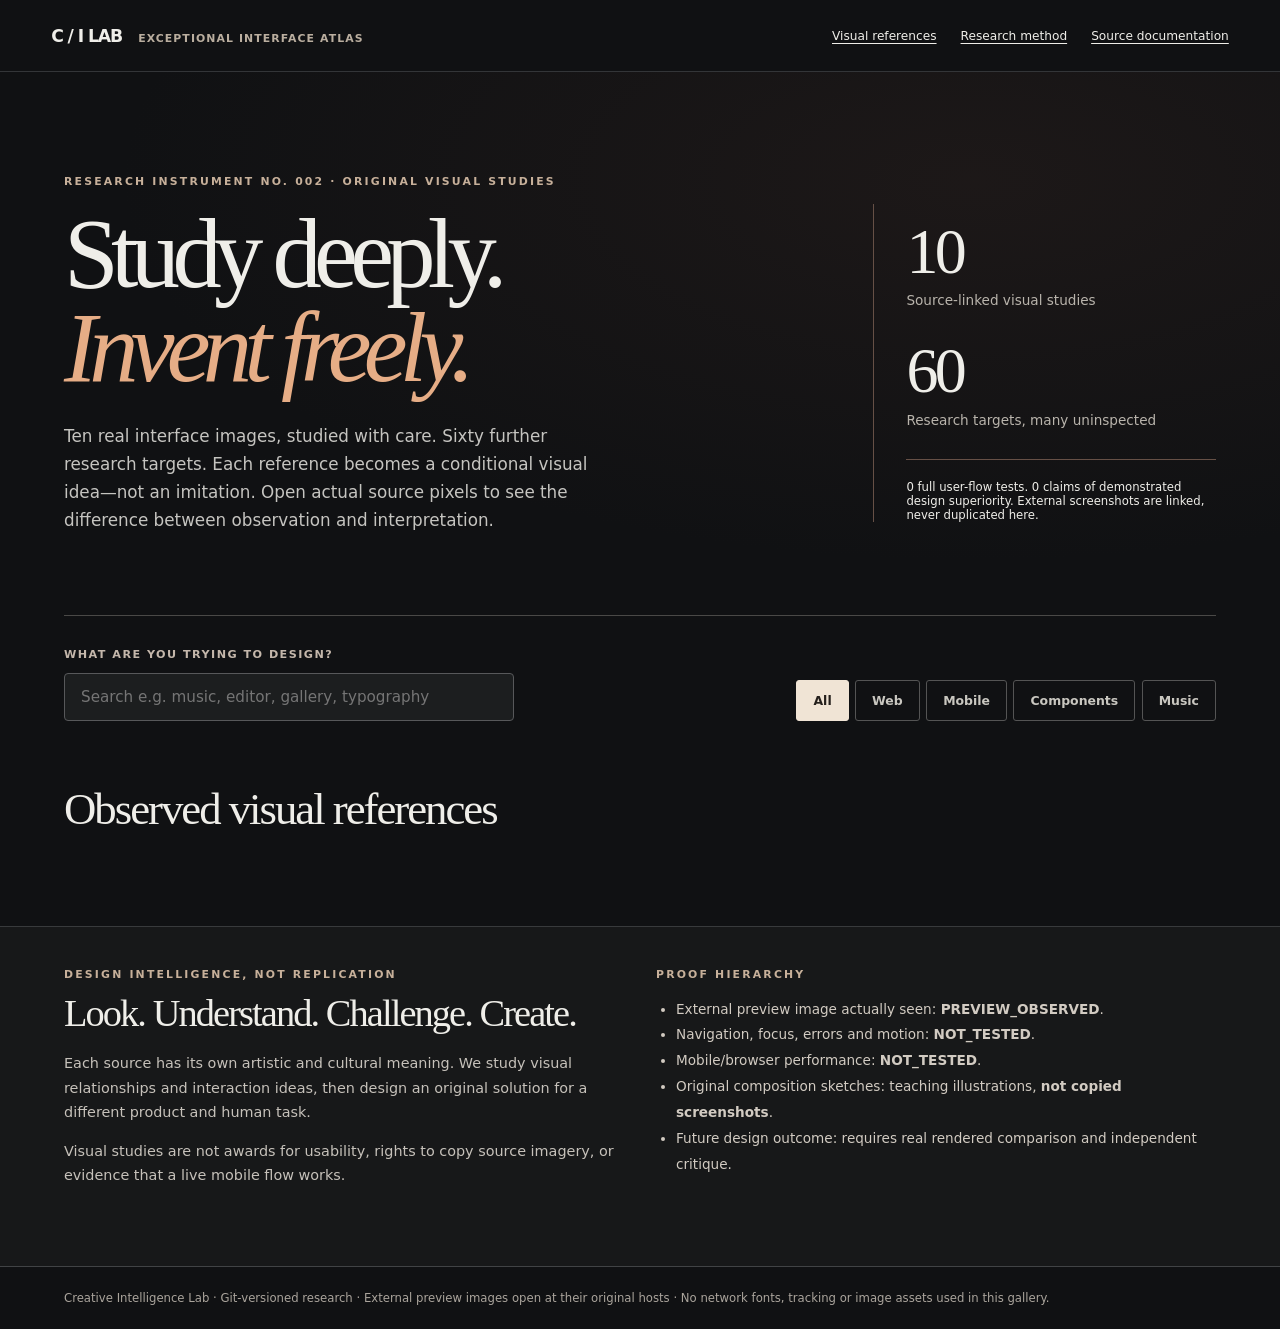
<file: interface-atlas/gallery-template.html>
<!doctype html>
<html lang="en">
<head>
<meta charset="utf-8">
<meta name="viewport" content="width=device-width,initial-scale=1">
<meta name="color-scheme" content="dark">
<meta name="description" content="Creative Intelligence Lab: original schematics and source-linked, evidence-labelled studies of exceptional digital design.">
<title>Exceptional Interface Atlas — Creative Intelligence Lab</title>
<style>
:root{color-scheme:dark;background:#101113;color:#efeee9;font-family:ui-sans-serif,system-ui,-apple-system,Segoe UI,sans-serif;font-synthesis:none}
*,*::before,*::after{box-sizing:border-box}
html{scroll-behavior:smooth}body{margin:0;min-width:0}
a{color:inherit;text-underline-offset:.23em}button,input{font:inherit}
:focus-visible{outline:3px solid #ffcf97;outline-offset:4px}
.skip{position:absolute;left:1rem;top:-8rem;padding:.8rem;background:#f1efed;color:#141414;z-index:3}.skip:focus{top:.7rem}
header{min-height:72px;display:flex;align-items:center;justify-content:space-between;padding:1rem clamp(1rem,4vw,4rem);gap:1rem;flex-wrap:wrap;border-bottom:1px solid #333538}
.brand{font-size:1.08rem;font-weight:900;letter-spacing:-.065em;text-decoration:none}.brand span{font-size:.68rem;letter-spacing:.1em;color:#baae9f;font-weight:600;margin-left:.7rem}
header nav{font-size:.76rem;display:flex;gap:1.5rem;flex-wrap:wrap}
.hero{padding:clamp(3rem,8vw,8rem) clamp(1rem,5vw,5rem) clamp(2rem,5vw,5rem);display:grid;grid-template-columns:minmax(0,1fr) minmax(250px,.45fr);gap:3rem;background:radial-gradient(ellipse at 76% 20%,#3b29244b,transparent 62%)}
.eyebrow{font-size:.68rem;font-weight:800;letter-spacing:.2em;color:#c7b09a;text-transform:uppercase;line-height:1.5}
.hero h1{font-family:Georgia,Times New Roman,serif;font-weight:400;font-size:clamp(3.6rem,7.7vw,9.4rem);line-height:.96;letter-spacing:-.078em;max-width:11ch;margin:1rem 0 1.6rem}
.hero h1 em{font-weight:400;color:#e6ad86}
.hero p{font-size:1.05rem;line-height:1.68;color:#c5c4c0;max-width:52ch}
.measure{border-left:1px solid #665046;padding:1rem 0 0 2rem;align-self:center}
.measure .number{font-family:Georgia,serif;font-size:clamp(2.8rem,5vw,5rem);line-height:1;letter-spacing:-.055em}
.measure p{font-size:.85rem;margin:.35rem 0 1.7rem;color:#b9b4ac}
.measure .note{font-size:.73rem;border-top:1px solid #665046;padding-top:1.25rem}
.controls{margin:0 clamp(1rem,5vw,5rem);padding:2rem 0;display:flex;align-items:end;justify-content:space-between;gap:1.5rem;flex-wrap:wrap;border-top:1px solid #4a4947}
.controls .left{min-width:min(100%,300px);max-width:450px;flex:1}
.controls label{display:block;font-size:.7rem;letter-spacing:.13em;font-weight:750;text-transform:uppercase;color:#c4b7ab;margin-bottom:.75rem}
.controls input{display:block;width:100%;height:3rem;background:#1c1e1f;color:#f0ece5;border:1px solid #57585a;border-radius:4px;padding:0 1rem;font-size:.95rem}
.tabs{display:flex;align-items:center;gap:.4rem;flex-wrap:wrap}
.tabs button{padding:.75rem 1rem;background:transparent;color:#c9c7c0;border:1px solid #545454;border-radius:3px;font-size:.78rem;font-weight:650;cursor:pointer}
.tabs button[aria-pressed=true]{background:#f0e4d5;color:#25201c;border-color:#f0e4d5}
.tabs button:focus-visible{outline-color:#e7b181}
.catalog{padding:1rem clamp(1rem,5vw,5rem) 4rem}
.section-heading{display:flex;justify-content:space-between;align-items:baseline;gap:1rem;flex-wrap:wrap;padding:1rem 0 1.7rem}
.section-heading h2{font:400 clamp(2rem,3.5vw,3.5rem)/1.1 Georgia,serif;letter-spacing:-.045em;margin:0}
.count{color:#b7afa4;font-size:.82rem}
.results{display:grid;grid-template-columns:repeat(3,minmax(0,1fr));gap:clamp(.8rem,2vw,2rem)}
.case{min-width:0;border:1px solid #444548;background:#17191a;display:flex;flex-direction:column;overflow:hidden;border-radius:7px}
.art{height:clamp(210px,21vw,320px);position:relative;isolation:isolate;overflow:hidden;display:flex;align-items:center;justify-content:center;background:#252527}
.art::before,.art::after{content:"";display:block;position:absolute;pointer-events:none}
.art .shape,.art .shape2,.art .shape3{position:absolute;display:block;pointer-events:none}
.art .symbol{font-family:Georgia,serif;font-size:clamp(4rem,10vw,9rem);line-height:1;letter-spacing:-.12em;font-weight:700;position:relative;z-index:2}
.art .art-label{position:absolute;bottom:1.1rem;left:1.2rem;font-size:.56rem;letter-spacing:.18em;font-weight:850;z-index:5}
.art .index{position:absolute;top:1.1rem;right:1.2rem;font-size:.8rem;font-weight:850;z-index:5}
.art.rca{background:#101213;color:#f1efed}.art.rca .shape{width:60%;height:47%;top:22%;left:10%;border:2px solid #f9f7f0;box-shadow:18px 0 0 -10px #101213,22px 0 0 -8px #f9f7f0,60px 0 0 -34px #101213,64px 0 0 -32px #f9f7f0}.art.rca .shape2{top:67%;left:11%;height:3px;width:68%;background:#c9ef35}.art.rca .symbol{font:700 clamp(2rem,5vw,4.2rem)/1 system-ui,sans-serif;letter-spacing:-.06em}
.art.wax{background:#f1e9d7;color:#17191a}.art.wax .shape{width:42%;height:48%;left:-2%;bottom:0;background:#cb5e3c;transform:skew(10deg)}.art.wax .shape2{height:90%;width:1px;left:45%;top:5%;background:#9d9388}.art.wax .symbol{font:900 clamp(2.5rem,5.5vw,5rem)/.85 Impact,"Arial Black",sans-serif;letter-spacing:-.09em;transform:translateX(14%)}.art.wax .art-label{color:#2a2a27}
.art.polish{background:#f3eee3;color:#12171c}.art.polish .shape{width:42%;height:100%;right:-6%;background:linear-gradient(150deg,#bb28ad,#2873dd);transform:skew(-9deg)}.art.polish .shape2{width:38%;height:38%;left:-8%;bottom:-17%;background:#cfc8bd;border-radius:50%}.art.polish .symbol{font:950 clamp(2.4rem,5vw,4.4rem)/.94 Impact,"Arial Black",sans-serif;letter-spacing:-.04em;max-width:74%;text-transform:uppercase}.art.polish .art-label{color:#34383c}
.art.hem{background:#c7dfed;color:#121921}.art.hem .shape{right:12%;height:85%;width:30%;top:6%;border:8px solid #131b22;border-radius:24px;background:linear-gradient(140deg,#50bcb6,#3d638e 65%,#191d2b)}.art.hem .shape2{left:-10%;top:22%;width:62%;height:55%;background:repeating-linear-gradient(90deg,#e3d5ca 0 23px,#9878af 23px 38px,#9cbed6 38px 55px)}.art.hem .symbol{font:900 clamp(2.3rem,5vw,4.6rem)/1 system-ui,sans-serif;letter-spacing:-.1em;background:#d6edf3;transform:rotate(-6deg);padding:.1rem .3rem}
.art.gaga{background:#e8ddcf;color:#191d1d}.art.gaga .shape{height:90%;width:42%;border-radius:40% 40% 0 0;right:12%;bottom:-33%;background:#484047;transform:rotate(-10deg)}.art.gaga .shape2{height:8%;width:70%;right:7%;top:40%;background:#121717;box-shadow:0 35px 0 #f6f0e9,0 70px 0 #e56f47}.art.gaga .symbol{font:900 clamp(2.3rem,4.6vw,4.1rem)/1 system-ui,sans-serif;letter-spacing:-.08em;color:#fff;transform:translateY(-70px)}
.art.mobbin{background:#f4f2ed;color:#151719}.art.mobbin .shape{height:63%;width:23%;left:12%;top:22%;background:#e3d0ae;border-radius:18px;box-shadow:85px 0 0 #e9b7a3,170px 0 0 #d4d5de}.art.mobbin .shape2{height:18%;width:18%;left:14.5%;top:30%;background:#b46758;border-radius:10px;box-shadow:85px 0 0 #d47040,170px 0 0 #42435e}.art.mobbin .symbol{font:900 clamp(2rem,4vw,3.6rem)/1 system-ui,sans-serif;letter-spacing:-.09em;transform:translateY(-92px)}
.art.tiptap{background:#f2f1ed;color:#1b1b1b}.art.tiptap .shape{height:13%;width:82%;left:9%;top:19%;background:#111318;box-shadow:0 33px 0 -28px #79787d}.art.tiptap .shape2{left:15%;top:45%;width:60%;height:7px;background:#afadac;box-shadow:0 24px 0 #d2cfc8,0 48px 0 #adabac}.art.tiptap .shape3{width:3px;height:24%;left:68%;top:44%;background:#c4589e}.art.tiptap .symbol{font:700 clamp(2rem,4vw,3rem)/1.1 Georgia,serif;transform:translateY(-2px)}
.art.memories{background:#183970;color:#fff}.art.memories .shape{width:70%;height:73%;left:15%;top:14%;background:radial-gradient(circle at 24% 70%,#bf9f75 0 11%,transparent 12%),radial-gradient(circle at 63% 45%,#ebbd6f 0 10%,transparent 11%),linear-gradient(145deg,#234ba1,#5984a1);border-radius:13px}.art.memories .shape2{width:30%;height:32%;left:36%;bottom:12%;border-radius:50% 50% 20% 20%;background:#db5d74}.art.memories .symbol{font:900 clamp(2.2rem,4.5vw,4rem)/1 system-ui,sans-serif;letter-spacing:-.05em;transform:translateY(-45px)}
.art.uppy{background:#eae9e6;color:#33363a}.art.uppy .shape{width:83%;height:75%;top:12%;left:9%;border:2px dashed #a1a2a1}.art.uppy .shape2{width:20%;height:27%;left:18%;top:49%;border-radius:5px;background:#9ebcbb;box-shadow:90px 0 0 #b9a487,180px 0 0 #9eb9d1}.art.uppy .symbol{font:900 clamp(2rem,4vw,3rem)/1 system-ui,sans-serif;transform:translateY(-58px)}
.art.spotify{background:#56272a;color:#fff}.art.spotify .shape{width:53%;height:56%;left:23%;top:8%;background:linear-gradient(135deg,#d06c55 5%,#326da0 52%,#b18d5b);transform:rotate(-5deg)}.art.spotify .shape2{width:68%;height:4px;left:15%;bottom:24%;background:#e8ded4}.art.spotify .shape3{height:42px;width:42px;left:calc(50% - 21px);bottom:7%;background:#fff;border-radius:50%}.art.spotify .symbol{font:850 clamp(2rem,4vw,3.3rem)/1 system-ui,sans-serif;transform:translateY(-12px);text-shadow:1px 2px 4px #0008}
.art .art-label{color:inherit}
.case-body{padding:1.35rem 1.5rem 1.5rem;flex:1;display:flex;flex-direction:column}
.case-body h3{font-size:1.2rem;font-weight:700;letter-spacing:-.035em;line-height:1.25;margin:.6rem 0 .65rem}
.case-body .mechanism{font-size:.9rem;line-height:1.65;color:#d1d0cc;margin:0 0 1.25rem}
.case-body .metadata{display:flex;gap:.6rem;flex-wrap:wrap;font-size:.64rem;letter-spacing:.08em;text-transform:uppercase;color:#b6ad9f}
.case-body .actions{display:flex;gap:1rem;flex-wrap:wrap;margin-top:auto;border-top:1px solid #424447;padding-top:1rem;font-size:.78rem}
.case-body .actions a{font-weight:700;text-decoration:none;border-bottom:1px solid #76716b}
.case-body details{margin-top:1rem;border-top:1px solid #3b3d3f;padding-top:.75rem;font-size:.82rem;color:#bdbdb8}
.case-body summary{cursor:pointer;color:#f0dbba;font-weight:750}
.case-body details p{line-height:1.5}
.empty{padding:4rem 0;color:#b0aaa3}
.fallback-links{columns:2;column-gap:3rem;line-height:1.9;padding-left:1.2rem}.fallback-links li{break-inside:avoid;margin-bottom:.5rem}
.audit{border-top:1px solid #383a3c;padding:2.5rem clamp(1rem,5vw,5rem) 4rem;background:#171819;display:grid;grid-template-columns:1fr 1fr;gap:2rem}
.audit h2{font:400 clamp(2rem,3vw,3rem)/1.15 Georgia,serif;letter-spacing:-.05em;margin:.5rem 0 1rem}
.audit p{font-size:.9rem;color:#c6c1ba;line-height:1.7}
.audit ul{padding-left:1.25rem;font-size:.85rem;color:#d2cbc2;line-height:1.9}
footer{padding:1.5rem clamp(1rem,5vw,5rem);font-size:.73rem;color:#aaa49c;border-top:1px solid #414345}
[hidden]{display:none!important}
@media(max-width:1050px){.results{grid-template-columns:repeat(2,minmax(0,1fr))}.hero{grid-template-columns:1fr}.measure{display:flex;gap:2rem;flex-wrap:wrap;border-left:none;border-top:1px solid #665046;padding:1rem 0}.measure p{max-width:20ch}}
@media(max-width:640px){.results{grid-template-columns:minmax(0,1fr)}.art{height:250px}.hero{padding-top:3rem}.hero h1{font-size:clamp(3.3rem,15vw,5rem)}.audit{grid-template-columns:1fr}.fallback-links{columns:1}.tabs{width:100%}.tabs button{flex:1}.brand span{display:block;margin:.2rem 0 0}}
@media(prefers-reduced-motion:reduce){html{scroll-behavior:auto}}
</style>
</head>
<body>
<a class="skip" href="#research">Skip to research library</a>
<header><a class="brand" href="#top">C / I LAB <span>EXCEPTIONAL INTERFACE ATLAS</span></a><nav><a href="#research">Visual references</a><a href="#principles">Research method</a><a href="../README.md">Source documentation</a></nav></header>
<main>
<section class="hero" id="top">
<div><div class="eyebrow">RESEARCH INSTRUMENT NO. 002 · ORIGINAL VISUAL STUDIES</div>
<h1>Study deeply.<br><em>Invent freely.</em></h1>
<p>Ten real interface images, studied with care. Sixty further research targets. Each reference becomes a conditional visual idea—not an imitation. Open actual source pixels to see the difference between observation and interpretation.</p></div>
<div class="measure">
<div><div class="number" id="case-total">10</div><p>Source-linked visual studies</p></div>
<div><div class="number" id="target-total">60</div><p>Research targets, many uninspected</p></div>
<div class="note">0 full user-flow tests. 0 claims of demonstrated design superiority. External screenshots are linked, never duplicated here.</div>
</div>
</section>
<noscript><section class="catalog" aria-label="Static source link index"><div class="section-heading"><h2>Reference sources</h2><span class="count">JavaScript is off; links are still available.</span></div><ul class="fallback-links">__NOSCRIPT_LINKS__</ul></section></noscript>
<section class="controls" aria-label="Research controls">
<div class="left"><label for="query">What are you trying to design?</label><input id="query" type="search" placeholder="Search e.g. music, editor, gallery, typography" autocomplete="off"></div>
<div class="tabs" role="group" aria-label="Filter reference category"><button type="button" aria-pressed="true" data-filter="all">All</button><button type="button" aria-pressed="false" data-filter="web">Web</button><button type="button" aria-pressed="false" data-filter="mobile">Mobile</button><button type="button" aria-pressed="false" data-filter="component">Components</button><button type="button" aria-pressed="false" data-filter="music">Music</button></div>
</section>
<section class="catalog" id="research">
<div class="section-heading"><h2>Observed visual references</h2><span class="count" id="result-count" role="status" aria-live="polite"></span></div>
<div class="results" id="results"></div>
<div class="empty" id="empty" hidden>No verified preview studies match. Search the queued research targets, then inspect actual source pixels before writing a case study.</div>
</section>
<section class="audit" id="principles"><div><div class="eyebrow">DESIGN INTELLIGENCE, NOT REPLICATION</div><h2>Look. Understand. Challenge. Create.</h2><p>Each source has its own artistic and cultural meaning. We study visual relationships and interaction ideas, then design an original solution for a different product and human task.</p><p>Visual studies are not awards for usability, rights to copy source imagery, or evidence that a live mobile flow works.</p></div><div><div class="eyebrow">PROOF HIERARCHY</div><ul><li>External preview image actually seen: <strong>PREVIEW_OBSERVED</strong>.</li><li>Navigation, focus, errors and motion: <strong>NOT_TESTED</strong>.</li><li>Mobile/browser performance: <strong>NOT_TESTED</strong>.</li><li>Original composition sketches: teaching illustrations, <strong>not copied screenshots</strong>.</li><li>Future design outcome: requires real rendered comparison and independent critique.</li></ul></div></section>
</main>
<footer>Creative Intelligence Lab · Git-versioned research · External preview images open at their original hosts · No network fonts, tracking or image assets used in this gallery.</footer>
<script id="research-data" type="application/json">__RESEARCH_DATA__</script>
<script>
(() => {
  "use strict";
  const data = JSON.parse(document.getElementById("research-data").textContent);
  const rows = data.cases;
  const input = document.getElementById("query");
  const results = document.getElementById("results");
  const count = document.getElementById("result-count");
  const empty = document.getElementById("empty");
  const filters = Array.from(document.querySelectorAll("[data-filter]"));
  let activeFilter = "all";
  const designs = {
    "EI-001":["rca","RCA"], "EI-002":["wax","WAX"], "EI-003":["polish","MUSIC"],
    "EI-004":["hem","HEM"],"EI-005":["gaga","ARTIST"],"EI-006":["mobbin","UI"],
    "EI-007":["tiptap","Aa"],"EI-008":["memories","SUMMER"],
    "EI-009":["uppy","FILES"],"EI-010":["spotify","▶"]
  };
  const create = (tag, className, text) => {
    const n=document.createElement(tag);
    if(className) n.className=className;
    if(text!==undefined) n.textContent=String(text);
    return n;
  };
  const addLink=(container,label,url) => {
    const a=create("a",null,label);
    if(!url.startsWith("https://")) return;
    a.href=url;a.target="_blank";a.rel="noopener noreferrer";
    container.appendChild(a);
  };
  function card(item) {
    const article=create("article","case");
    const art=create("div","art "+designs[item.id][0]);
    art.setAttribute("aria-label","Original composition schematic. Not a reproduction of the linked website.");
    for(const className of ["shape","shape2","shape3"]) art.appendChild(create("span",className));
    art.appendChild(create("span","symbol",designs[item.id][1]));
    art.appendChild(create("span","art-label","ORIGINAL SCHEMATIC · NOT A SCREENSHOT"));
    art.appendChild(create("span","index",item.id));
    const body=create("div","case-body");
    const meta=create("div","metadata");
    meta.appendChild(create("span",null,item.kind));
    meta.appendChild(create("span",null,"Preview observed"));
    body.appendChild(meta);
    body.appendChild(create("h3",null,item.title));
    body.appendChild(create("p","mechanism",item.mechanism));
    const actions=create("div","actions");
    addLink(actions,"View actual source image ↗",item.preview_url);
    addLink(actions,"Visit original source ↗",item.source_url);
    body.appendChild(actions);
    const detail=create("details");
    detail.appendChild(create("summary",null,"Actual observation, limitations & application"));
    for(const [name,value] of [
      ["What was visible",item.observed],
      ["Research limitation",item.observation_limits],
      ["Where this could fail",item.risks],
      ["Original exercise",item.original_exercise],
      ["Do not copy",item.not_copy]
    ]) { const p=create("p");p.appendChild(create("strong",null,name+": "));p.appendChild(document.createTextNode(value));detail.appendChild(p); }
    body.appendChild(detail);article.appendChild(art);article.appendChild(body);
    return article;
  }
  function update(){
    const query=input.value.trim().toLowerCase();
    const terms=query.split(/\s+/).filter(Boolean);
    const visible=rows.filter(r=>{
      if(activeFilter!=="all" && activeFilter!=="music" && r.kind!==activeFilter) return false;
      if(activeFilter==="music" && !r.tags.includes("music")) return false;
      const searchable=[r.title,r.creator,r.kind,r.mechanism,r.observed,...r.tags].join(" ").toLowerCase();
      return terms.every(t=>searchable.includes(t));
    });
    results.replaceChildren(...visible.map(card));
    count.textContent=visible.length+" of "+rows.length+" studies";
    empty.hidden=visible.length!==0;
  }
  input.addEventListener("input",update);
  for(const b of filters)b.addEventListener("click",()=>{
    activeFilter=b.dataset.filter;
    for(const other of filters)other.setAttribute("aria-pressed",String(other===b));
    update();
  });
  document.getElementById("case-total").textContent=rows.length;
  document.getElementById("target-total").textContent=data.total_targets;
  update();
})();
</script>
</body>
</html>
</file>
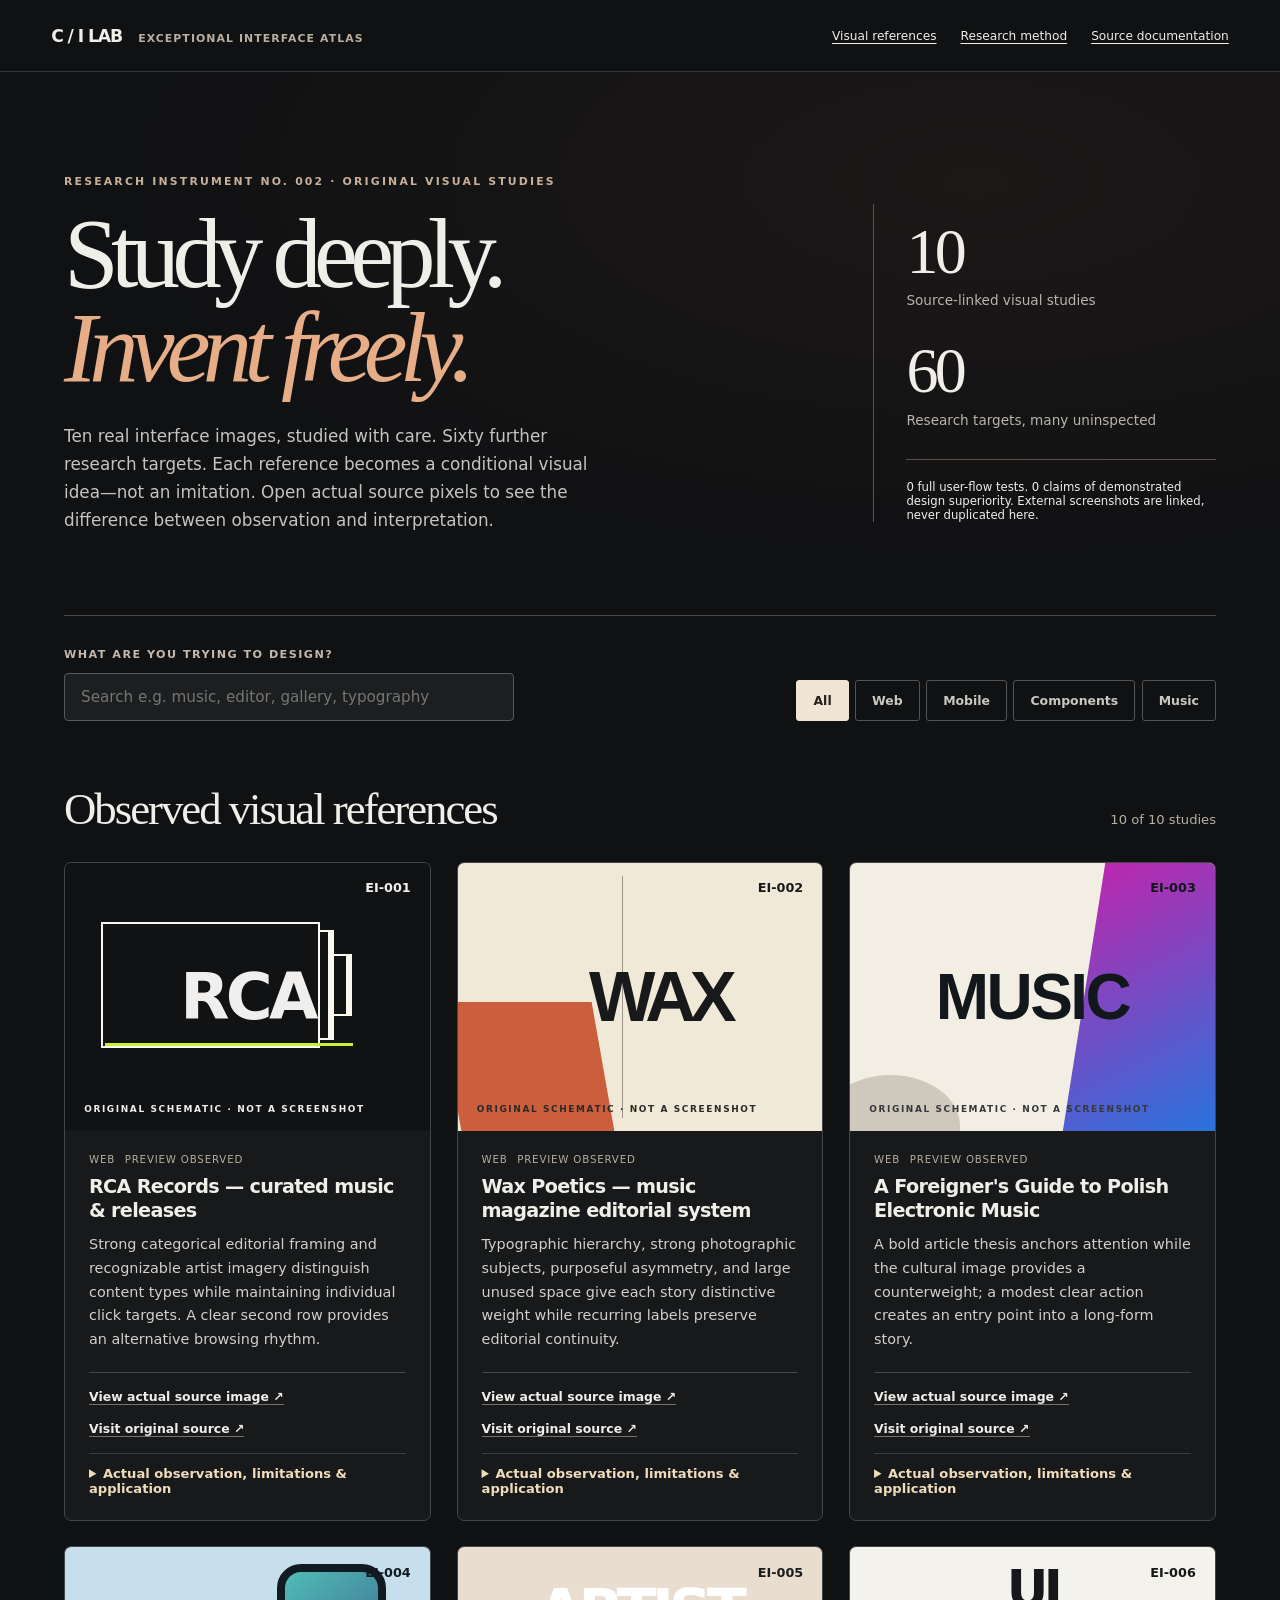
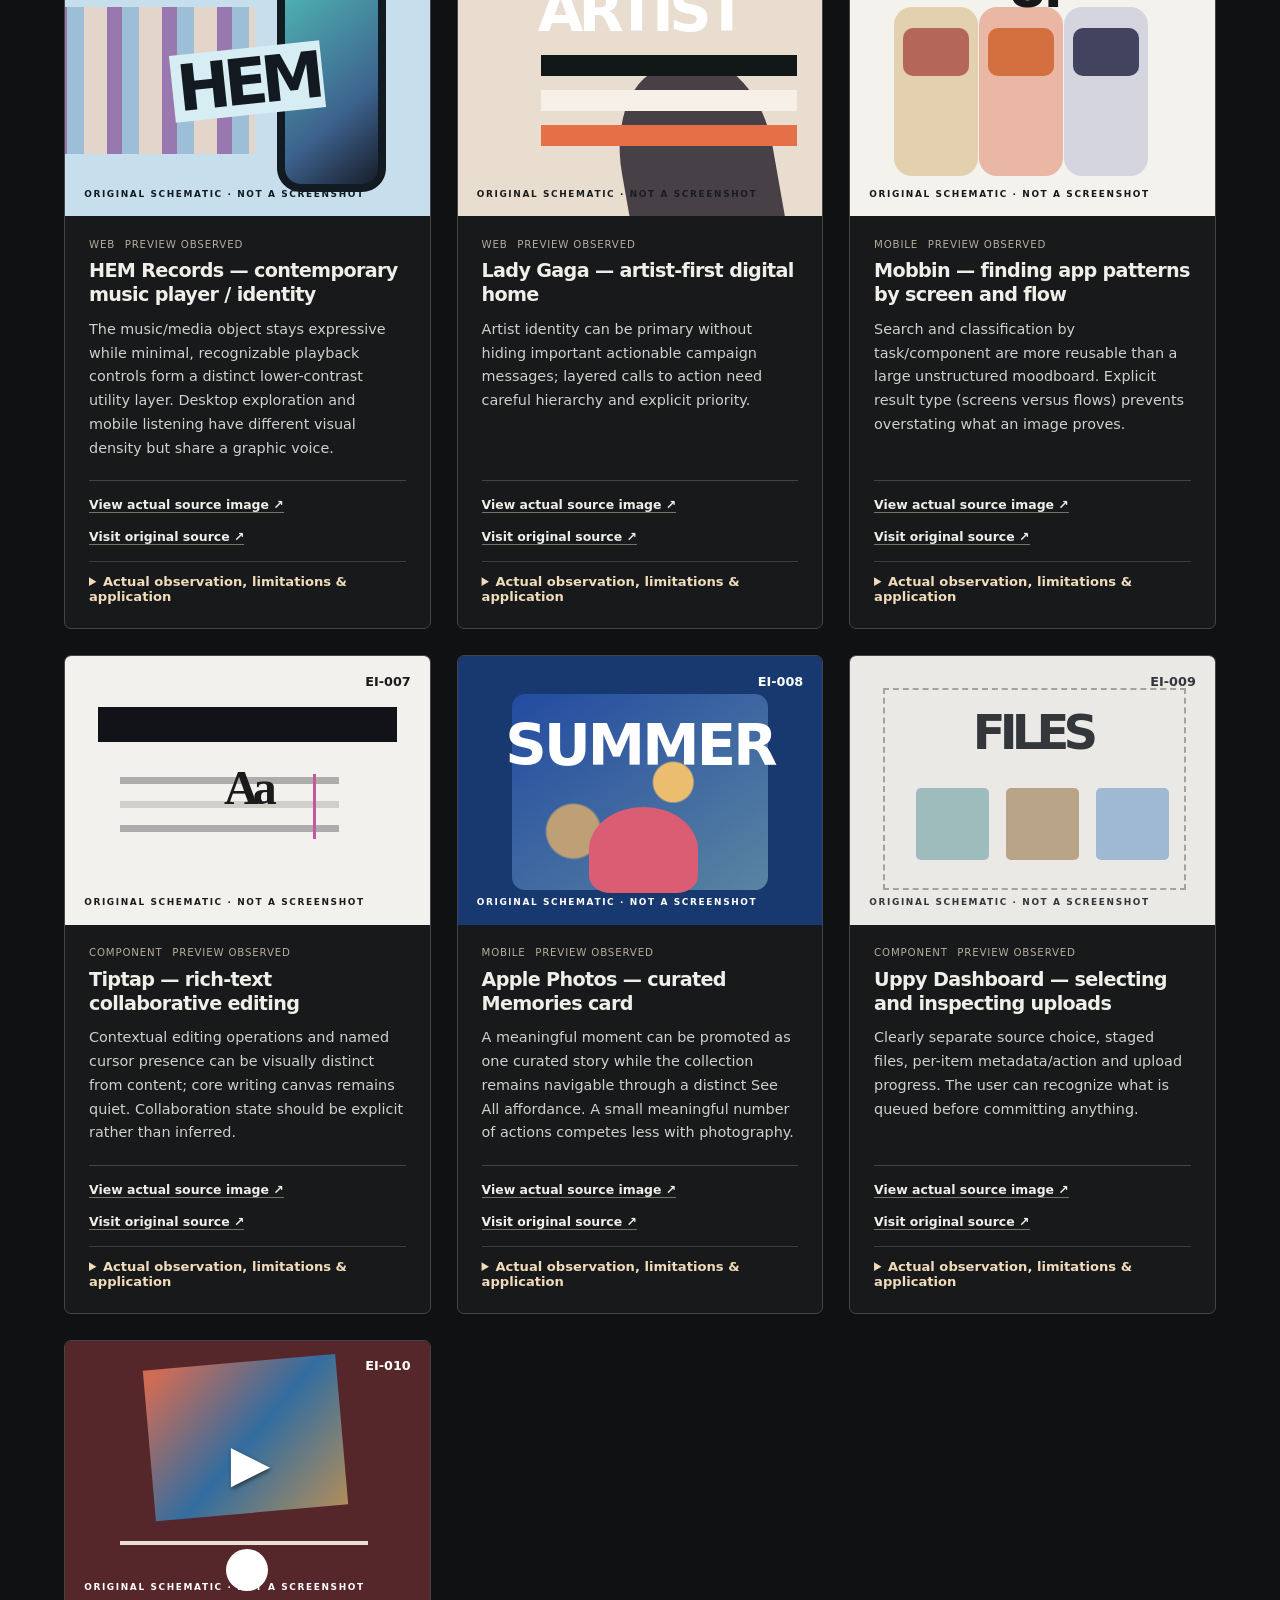
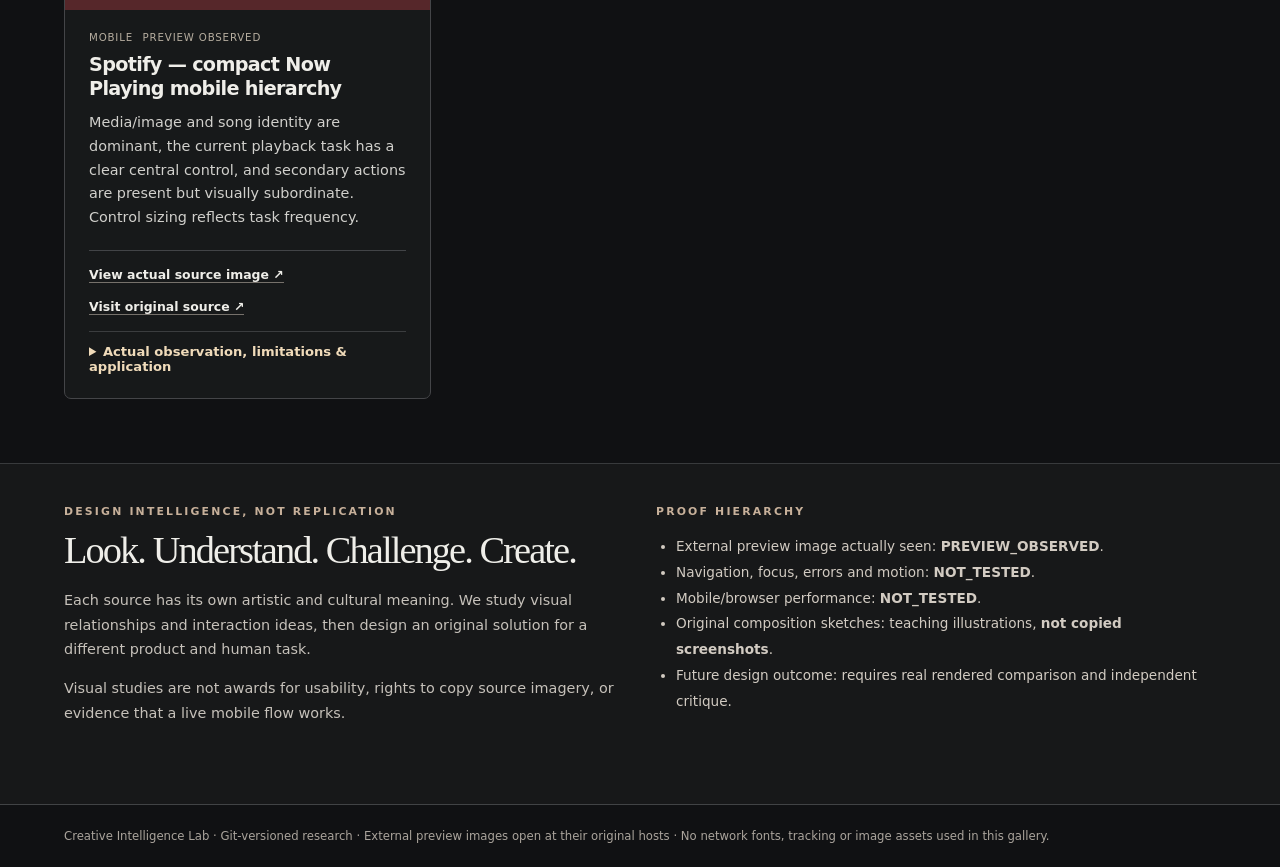
<file: interface-atlas/gallery.html>
<!doctype html>
<html lang="en">
<head>
<meta charset="utf-8">
<meta name="viewport" content="width=device-width,initial-scale=1">
<meta name="color-scheme" content="dark">
<meta name="description" content="Creative Intelligence Lab: original schematics and source-linked, evidence-labelled studies of exceptional digital design.">
<title>Exceptional Interface Atlas — Creative Intelligence Lab</title>
<style>
:root{color-scheme:dark;background:#101113;color:#efeee9;font-family:ui-sans-serif,system-ui,-apple-system,Segoe UI,sans-serif;font-synthesis:none}
*,*::before,*::after{box-sizing:border-box}
html{scroll-behavior:smooth}body{margin:0;min-width:0}
a{color:inherit;text-underline-offset:.23em}button,input{font:inherit}
:focus-visible{outline:3px solid #ffcf97;outline-offset:4px}
.skip{position:absolute;left:1rem;top:-8rem;padding:.8rem;background:#f1efed;color:#141414;z-index:3}.skip:focus{top:.7rem}
header{min-height:72px;display:flex;align-items:center;justify-content:space-between;padding:1rem clamp(1rem,4vw,4rem);gap:1rem;flex-wrap:wrap;border-bottom:1px solid #333538}
.brand{font-size:1.08rem;font-weight:900;letter-spacing:-.065em;text-decoration:none}.brand span{font-size:.68rem;letter-spacing:.1em;color:#baae9f;font-weight:600;margin-left:.7rem}
header nav{font-size:.76rem;display:flex;gap:1.5rem;flex-wrap:wrap}
.hero{padding:clamp(3rem,8vw,8rem) clamp(1rem,5vw,5rem) clamp(2rem,5vw,5rem);display:grid;grid-template-columns:minmax(0,1fr) minmax(250px,.45fr);gap:3rem;background:radial-gradient(ellipse at 76% 20%,#3b29244b,transparent 62%)}
.eyebrow{font-size:.68rem;font-weight:800;letter-spacing:.2em;color:#c7b09a;text-transform:uppercase;line-height:1.5}
.hero h1{font-family:Georgia,Times New Roman,serif;font-weight:400;font-size:clamp(3.6rem,7.7vw,9.4rem);line-height:.96;letter-spacing:-.078em;max-width:11ch;margin:1rem 0 1.6rem}
.hero h1 em{font-weight:400;color:#e6ad86}
.hero p{font-size:1.05rem;line-height:1.68;color:#c5c4c0;max-width:52ch}
.measure{border-left:1px solid #665046;padding:1rem 0 0 2rem;align-self:center}
.measure .number{font-family:Georgia,serif;font-size:clamp(2.8rem,5vw,5rem);line-height:1;letter-spacing:-.055em}
.measure p{font-size:.85rem;margin:.35rem 0 1.7rem;color:#b9b4ac}
.measure .note{font-size:.73rem;border-top:1px solid #665046;padding-top:1.25rem}
.controls{margin:0 clamp(1rem,5vw,5rem);padding:2rem 0;display:flex;align-items:end;justify-content:space-between;gap:1.5rem;flex-wrap:wrap;border-top:1px solid #4a4947}
.controls .left{min-width:min(100%,300px);max-width:450px;flex:1}
.controls label{display:block;font-size:.7rem;letter-spacing:.13em;font-weight:750;text-transform:uppercase;color:#c4b7ab;margin-bottom:.75rem}
.controls input{display:block;width:100%;height:3rem;background:#1c1e1f;color:#f0ece5;border:1px solid #57585a;border-radius:4px;padding:0 1rem;font-size:.95rem}
.tabs{display:flex;align-items:center;gap:.4rem;flex-wrap:wrap}
.tabs button{padding:.75rem 1rem;background:transparent;color:#c9c7c0;border:1px solid #545454;border-radius:3px;font-size:.78rem;font-weight:650;cursor:pointer}
.tabs button[aria-pressed=true]{background:#f0e4d5;color:#25201c;border-color:#f0e4d5}
.tabs button:focus-visible{outline-color:#e7b181}
.catalog{padding:1rem clamp(1rem,5vw,5rem) 4rem}
.section-heading{display:flex;justify-content:space-between;align-items:baseline;gap:1rem;flex-wrap:wrap;padding:1rem 0 1.7rem}
.section-heading h2{font:400 clamp(2rem,3.5vw,3.5rem)/1.1 Georgia,serif;letter-spacing:-.045em;margin:0}
.count{color:#b7afa4;font-size:.82rem}
.results{display:grid;grid-template-columns:repeat(3,minmax(0,1fr));gap:clamp(.8rem,2vw,2rem)}
.case{min-width:0;border:1px solid #444548;background:#17191a;display:flex;flex-direction:column;overflow:hidden;border-radius:7px}
.art{height:clamp(210px,21vw,320px);position:relative;isolation:isolate;overflow:hidden;display:flex;align-items:center;justify-content:center;background:#252527}
.art::before,.art::after{content:"";display:block;position:absolute;pointer-events:none}
.art .shape,.art .shape2,.art .shape3{position:absolute;display:block;pointer-events:none}
.art .symbol{font-family:Georgia,serif;font-size:clamp(4rem,10vw,9rem);line-height:1;letter-spacing:-.12em;font-weight:700;position:relative;z-index:2}
.art .art-label{position:absolute;bottom:1.1rem;left:1.2rem;font-size:.56rem;letter-spacing:.18em;font-weight:850;z-index:5}
.art .index{position:absolute;top:1.1rem;right:1.2rem;font-size:.8rem;font-weight:850;z-index:5}
.art.rca{background:#101213;color:#f1efed}.art.rca .shape{width:60%;height:47%;top:22%;left:10%;border:2px solid #f9f7f0;box-shadow:18px 0 0 -10px #101213,22px 0 0 -8px #f9f7f0,60px 0 0 -34px #101213,64px 0 0 -32px #f9f7f0}.art.rca .shape2{top:67%;left:11%;height:3px;width:68%;background:#c9ef35}.art.rca .symbol{font:700 clamp(2rem,5vw,4.2rem)/1 system-ui,sans-serif;letter-spacing:-.06em}
.art.wax{background:#f1e9d7;color:#17191a}.art.wax .shape{width:42%;height:48%;left:-2%;bottom:0;background:#cb5e3c;transform:skew(10deg)}.art.wax .shape2{height:90%;width:1px;left:45%;top:5%;background:#9d9388}.art.wax .symbol{font:900 clamp(2.5rem,5.5vw,5rem)/.85 Impact,"Arial Black",sans-serif;letter-spacing:-.09em;transform:translateX(14%)}.art.wax .art-label{color:#2a2a27}
.art.polish{background:#f3eee3;color:#12171c}.art.polish .shape{width:42%;height:100%;right:-6%;background:linear-gradient(150deg,#bb28ad,#2873dd);transform:skew(-9deg)}.art.polish .shape2{width:38%;height:38%;left:-8%;bottom:-17%;background:#cfc8bd;border-radius:50%}.art.polish .symbol{font:950 clamp(2.4rem,5vw,4.4rem)/.94 Impact,"Arial Black",sans-serif;letter-spacing:-.04em;max-width:74%;text-transform:uppercase}.art.polish .art-label{color:#34383c}
.art.hem{background:#c7dfed;color:#121921}.art.hem .shape{right:12%;height:85%;width:30%;top:6%;border:8px solid #131b22;border-radius:24px;background:linear-gradient(140deg,#50bcb6,#3d638e 65%,#191d2b)}.art.hem .shape2{left:-10%;top:22%;width:62%;height:55%;background:repeating-linear-gradient(90deg,#e3d5ca 0 23px,#9878af 23px 38px,#9cbed6 38px 55px)}.art.hem .symbol{font:900 clamp(2.3rem,5vw,4.6rem)/1 system-ui,sans-serif;letter-spacing:-.1em;background:#d6edf3;transform:rotate(-6deg);padding:.1rem .3rem}
.art.gaga{background:#e8ddcf;color:#191d1d}.art.gaga .shape{height:90%;width:42%;border-radius:40% 40% 0 0;right:12%;bottom:-33%;background:#484047;transform:rotate(-10deg)}.art.gaga .shape2{height:8%;width:70%;right:7%;top:40%;background:#121717;box-shadow:0 35px 0 #f6f0e9,0 70px 0 #e56f47}.art.gaga .symbol{font:900 clamp(2.3rem,4.6vw,4.1rem)/1 system-ui,sans-serif;letter-spacing:-.08em;color:#fff;transform:translateY(-70px)}
.art.mobbin{background:#f4f2ed;color:#151719}.art.mobbin .shape{height:63%;width:23%;left:12%;top:22%;background:#e3d0ae;border-radius:18px;box-shadow:85px 0 0 #e9b7a3,170px 0 0 #d4d5de}.art.mobbin .shape2{height:18%;width:18%;left:14.5%;top:30%;background:#b46758;border-radius:10px;box-shadow:85px 0 0 #d47040,170px 0 0 #42435e}.art.mobbin .symbol{font:900 clamp(2rem,4vw,3.6rem)/1 system-ui,sans-serif;letter-spacing:-.09em;transform:translateY(-92px)}
.art.tiptap{background:#f2f1ed;color:#1b1b1b}.art.tiptap .shape{height:13%;width:82%;left:9%;top:19%;background:#111318;box-shadow:0 33px 0 -28px #79787d}.art.tiptap .shape2{left:15%;top:45%;width:60%;height:7px;background:#afadac;box-shadow:0 24px 0 #d2cfc8,0 48px 0 #adabac}.art.tiptap .shape3{width:3px;height:24%;left:68%;top:44%;background:#c4589e}.art.tiptap .symbol{font:700 clamp(2rem,4vw,3rem)/1.1 Georgia,serif;transform:translateY(-2px)}
.art.memories{background:#183970;color:#fff}.art.memories .shape{width:70%;height:73%;left:15%;top:14%;background:radial-gradient(circle at 24% 70%,#bf9f75 0 11%,transparent 12%),radial-gradient(circle at 63% 45%,#ebbd6f 0 10%,transparent 11%),linear-gradient(145deg,#234ba1,#5984a1);border-radius:13px}.art.memories .shape2{width:30%;height:32%;left:36%;bottom:12%;border-radius:50% 50% 20% 20%;background:#db5d74}.art.memories .symbol{font:900 clamp(2.2rem,4.5vw,4rem)/1 system-ui,sans-serif;letter-spacing:-.05em;transform:translateY(-45px)}
.art.uppy{background:#eae9e6;color:#33363a}.art.uppy .shape{width:83%;height:75%;top:12%;left:9%;border:2px dashed #a1a2a1}.art.uppy .shape2{width:20%;height:27%;left:18%;top:49%;border-radius:5px;background:#9ebcbb;box-shadow:90px 0 0 #b9a487,180px 0 0 #9eb9d1}.art.uppy .symbol{font:900 clamp(2rem,4vw,3rem)/1 system-ui,sans-serif;transform:translateY(-58px)}
.art.spotify{background:#56272a;color:#fff}.art.spotify .shape{width:53%;height:56%;left:23%;top:8%;background:linear-gradient(135deg,#d06c55 5%,#326da0 52%,#b18d5b);transform:rotate(-5deg)}.art.spotify .shape2{width:68%;height:4px;left:15%;bottom:24%;background:#e8ded4}.art.spotify .shape3{height:42px;width:42px;left:calc(50% - 21px);bottom:7%;background:#fff;border-radius:50%}.art.spotify .symbol{font:850 clamp(2rem,4vw,3.3rem)/1 system-ui,sans-serif;transform:translateY(-12px);text-shadow:1px 2px 4px #0008}
.art .art-label{color:inherit}
.case-body{padding:1.35rem 1.5rem 1.5rem;flex:1;display:flex;flex-direction:column}
.case-body h3{font-size:1.2rem;font-weight:700;letter-spacing:-.035em;line-height:1.25;margin:.6rem 0 .65rem}
.case-body .mechanism{font-size:.9rem;line-height:1.65;color:#d1d0cc;margin:0 0 1.25rem}
.case-body .metadata{display:flex;gap:.6rem;flex-wrap:wrap;font-size:.64rem;letter-spacing:.08em;text-transform:uppercase;color:#b6ad9f}
.case-body .actions{display:flex;gap:1rem;flex-wrap:wrap;margin-top:auto;border-top:1px solid #424447;padding-top:1rem;font-size:.78rem}
.case-body .actions a{font-weight:700;text-decoration:none;border-bottom:1px solid #76716b}
.case-body details{margin-top:1rem;border-top:1px solid #3b3d3f;padding-top:.75rem;font-size:.82rem;color:#bdbdb8}
.case-body summary{cursor:pointer;color:#f0dbba;font-weight:750}
.case-body details p{line-height:1.5}
.empty{padding:4rem 0;color:#b0aaa3}
.fallback-links{columns:2;column-gap:3rem;line-height:1.9;padding-left:1.2rem}.fallback-links li{break-inside:avoid;margin-bottom:.5rem}
.audit{border-top:1px solid #383a3c;padding:2.5rem clamp(1rem,5vw,5rem) 4rem;background:#171819;display:grid;grid-template-columns:1fr 1fr;gap:2rem}
.audit h2{font:400 clamp(2rem,3vw,3rem)/1.15 Georgia,serif;letter-spacing:-.05em;margin:.5rem 0 1rem}
.audit p{font-size:.9rem;color:#c6c1ba;line-height:1.7}
.audit ul{padding-left:1.25rem;font-size:.85rem;color:#d2cbc2;line-height:1.9}
footer{padding:1.5rem clamp(1rem,5vw,5rem);font-size:.73rem;color:#aaa49c;border-top:1px solid #414345}
[hidden]{display:none!important}
@media(max-width:1050px){.results{grid-template-columns:repeat(2,minmax(0,1fr))}.hero{grid-template-columns:1fr}.measure{display:flex;gap:2rem;flex-wrap:wrap;border-left:none;border-top:1px solid #665046;padding:1rem 0}.measure p{max-width:20ch}}
@media(max-width:640px){.results{grid-template-columns:minmax(0,1fr)}.art{height:250px}.hero{padding-top:3rem}.hero h1{font-size:clamp(3.3rem,15vw,5rem)}.audit{grid-template-columns:1fr}.fallback-links{columns:1}.tabs{width:100%}.tabs button{flex:1}.brand span{display:block;margin:.2rem 0 0}}
@media(prefers-reduced-motion:reduce){html{scroll-behavior:auto}}
</style>
</head>
<body>
<a class="skip" href="#research">Skip to research library</a>
<header><a class="brand" href="#top">C / I LAB <span>EXCEPTIONAL INTERFACE ATLAS</span></a><nav><a href="#research">Visual references</a><a href="#principles">Research method</a><a href="../README.md">Source documentation</a></nav></header>
<main>
<section class="hero" id="top">
<div><div class="eyebrow">RESEARCH INSTRUMENT NO. 002 · ORIGINAL VISUAL STUDIES</div>
<h1>Study deeply.<br><em>Invent freely.</em></h1>
<p>Ten real interface images, studied with care. Sixty further research targets. Each reference becomes a conditional visual idea—not an imitation. Open actual source pixels to see the difference between observation and interpretation.</p></div>
<div class="measure">
<div><div class="number" id="case-total">10</div><p>Source-linked visual studies</p></div>
<div><div class="number" id="target-total">60</div><p>Research targets, many uninspected</p></div>
<div class="note">0 full user-flow tests. 0 claims of demonstrated design superiority. External screenshots are linked, never duplicated here.</div>
</div>
</section>
<noscript><section class="catalog" aria-label="Static source link index"><div class="section-heading"><h2>Reference sources</h2><span class="count">JavaScript is off; links are still available.</span></div><ul class="fallback-links"><li><a href="https://www.awwwards.com/sites/rca-records" target="_blank" rel="noopener noreferrer">RCA Records — curated music &amp; releases — Original source</a></li>
<li><a href="https://wonderlandams.com/works/wax-poetics" target="_blank" rel="noopener noreferrer">Wax Poetics — music magazine editorial system — Original source</a></li>
<li><a href="https://www.awwwards.com/inspiration/a-foreigners-guide-to-polish-electronic-music-culture-pl-1" target="_blank" rel="noopener noreferrer">A Foreigner&#x27;s Guide to Polish Electronic Music — Original source</a></li>
<li><a href="https://dinehq.com/work/hem/" target="_blank" rel="noopener noreferrer">HEM Records — contemporary music player / identity — Original source</a></li>
<li><a href="https://www.yung.studio/launched/lady-gaga-official-website" target="_blank" rel="noopener noreferrer">Lady Gaga — artist-first digital home — Original source</a></li>
<li><a href="https://mobbin.com/" target="_blank" rel="noopener noreferrer">Mobbin — finding app patterns by screen and flow — Original source</a></li>
<li><a href="https://tiptap.dev/product/editor" target="_blank" rel="noopener noreferrer">Tiptap — rich-text collaborative editing — Original source</a></li>
<li><a href="https://support.apple.com/en-in/guide/iphone/iphd4f70e68f/ios" target="_blank" rel="noopener noreferrer">Apple Photos — curated Memories card — Original source</a></li>
<li><a href="https://uppy.io/blog/2016/08/0.8.0/" target="_blank" rel="noopener noreferrer">Uppy Dashboard — selecting and inspecting uploads — Original source</a></li>
<li><a href="https://www.pi.fyi/rec/cmhcpd6w105c0o63tclww61fz" target="_blank" rel="noopener noreferrer">Spotify — compact Now Playing mobile hierarchy — Original source</a></li></ul></section></noscript>
<section class="controls" aria-label="Research controls">
<div class="left"><label for="query">What are you trying to design?</label><input id="query" type="search" placeholder="Search e.g. music, editor, gallery, typography" autocomplete="off"></div>
<div class="tabs" role="group" aria-label="Filter reference category"><button type="button" aria-pressed="true" data-filter="all">All</button><button type="button" aria-pressed="false" data-filter="web">Web</button><button type="button" aria-pressed="false" data-filter="mobile">Mobile</button><button type="button" aria-pressed="false" data-filter="component">Components</button><button type="button" aria-pressed="false" data-filter="music">Music</button></div>
</section>
<section class="catalog" id="research">
<div class="section-heading"><h2>Observed visual references</h2><span class="count" id="result-count" role="status" aria-live="polite"></span></div>
<div class="results" id="results"></div>
<div class="empty" id="empty" hidden>No verified preview studies match. Search the queued research targets, then inspect actual source pixels before writing a case study.</div>
</section>
<section class="audit" id="principles"><div><div class="eyebrow">DESIGN INTELLIGENCE, NOT REPLICATION</div><h2>Look. Understand. Challenge. Create.</h2><p>Each source has its own artistic and cultural meaning. We study visual relationships and interaction ideas, then design an original solution for a different product and human task.</p><p>Visual studies are not awards for usability, rights to copy source imagery, or evidence that a live mobile flow works.</p></div><div><div class="eyebrow">PROOF HIERARCHY</div><ul><li>External preview image actually seen: <strong>PREVIEW_OBSERVED</strong>.</li><li>Navigation, focus, errors and motion: <strong>NOT_TESTED</strong>.</li><li>Mobile/browser performance: <strong>NOT_TESTED</strong>.</li><li>Original composition sketches: teaching illustrations, <strong>not copied screenshots</strong>.</li><li>Future design outcome: requires real rendered comparison and independent critique.</li></ul></div></section>
</main>
<footer>Creative Intelligence Lab · Git-versioned research · External preview images open at their original hosts · No network fonts, tracking or image assets used in this gallery.</footer>
<script id="research-data" type="application/json">{"cases":[{"id":"EI-001","title":"RCA Records — curated music \u0026 releases","creator":"RCA Records / Awwwards published design","kind":"web","tags":["music","editorial","carousel","photography","identity","hierarchy","homepage"],"source_url":"https://www.awwwards.com/sites/rca-records","preview_url":"https://assets.awwwards.com/awards/sites_of_the_day/2023/04/rcarecords-2.jpg","preview_source":"Awwwards hosted gallery image","observed":"The accessible image shows a dark canvas with a very prominent CURATED BY RCA section label, horizontally aligned bordered artist/article cards, human portraits, tiny neon-green category markers, short titles with underlined destinations, small circular back/forward controls, and a second FEATURED PLAYLISTS row. Media cover cards are treated as editorial units rather than identical administrative tiles.","mechanism":"Strong categorical editorial framing and recognizable artist imagery distinguish content types while maintaining individual click targets. A clear second row provides an alternative browsing rhythm.","risks":"Preview alone does not establish accessible carousel controls, screen-reader or keyboard behavior, responsive crop, or whether a user can find a track quickly. Horizontal cards could obscure items on a narrow device.","original_exercise":"Design one Night story with a featured recording, supporting fan photographs, and an explicit See all link; compare staggered editorial scale against an equal-card grid at 390px. Preserve artist approval and actual target links.","source_claim":"Awwwards hosts a specific RCA Records website-design gallery; image reflects a historical captured design.","not_copy":"RCA logo, artist photos, label trade dress, colors/type treatment.","preview_year":"2023","observation_limits":"Single image crop only; no browser interaction, current live site or mobile state examined.","status":"PREVIEW_OBSERVED","interaction_status":"NOT_TESTED","mobile_browser_status":"NOT_TESTED","source_work_identified":true,"media_reuse_status":"LINK_ONLY","retrieved_on":"2026-11-16"},{"id":"EI-002","title":"Wax Poetics — music magazine editorial system","creator":"Wonderland / Wax Poetics","kind":"web","tags":["music","editorial","typography","photography","magazine","negative-space","story"],"source_url":"https://wonderlandams.com/works/wax-poetics","preview_url":"https://www.datocms-assets.com/74681/1657272026-1615988413-24-wax-overview-grid-01.png?auto=compress\u0026fm=webp","preview_source":"Design studio published showcase image","observed":"A large black condensed COSMIC REVERB heading shares a paper-colored magazine grid with spacious serif article text, a black-and-white crop of a musician to one side, a bright warm image sliver at the far edge, slim lines dividing columns and tiny dates/bylines. Each article feels like an authored page, not a uniform component card.","mechanism":"Typographic hierarchy, strong photographic subjects, purposeful asymmetry, and large unused space give each story distinctive weight while recurring labels preserve editorial continuity.","risks":"Magazine-style fine print and asymmetric cutoffs may fail on small screens. The project's portfolio image is not evidence of a functioning mobile reading journey.","original_exercise":"Build a Night Recap issue cover followed by one substantial feature story, supporting moments and precise event credit. Ensure long artist names and true edit/share actions remain clearly navigable.","source_claim":"Wonderland publishes this case study as its Wax Poetics design work; separate Awwwards historical site listing exists.","not_copy":"Wax Poetics masthead, original portrait photography, magazine identity, specific layout tracing.","preview_year":"2021-era","observation_limits":"Studio screenshot crop. No live navigation, responsive reflow, text zoom, or keyboard interaction tested.","status":"PREVIEW_OBSERVED","interaction_status":"NOT_TESTED","mobile_browser_status":"NOT_TESTED","source_work_identified":true,"media_reuse_status":"LINK_ONLY","retrieved_on":"2026-11-16"},{"id":"EI-003","title":"A Foreigner's Guide to Polish Electronic Music","creator":"Culture.pl / Awwwards example","kind":"web","tags":["music","editorial","typography","composition","whitespace","cultural","hero"],"source_url":"https://www.awwwards.com/inspiration/a-foreigners-guide-to-polish-electronic-music-culture-pl-1","preview_url":"https://assets.awwwards.com/awards/external/2018/09/5b9b7e2591198.jpg","preview_source":"Awwwards hosted reference image","observed":"Large densely set black multi-line typography dominates a very pale left content field, with a compact introductory paragraph and circled Enter Article affordance below. A highly saturated magenta and blue cropped cultural image occupies a far-right field, separated by generous empty white space around the copy.","mechanism":"A bold article thesis anchors attention while the cultural image provides a counterweight; a modest clear action creates an entry point into a long-form story.","risks":"Display headlines may be hard to reflow at 320px, and a small outlined entry control could have an inadequate touch target. Historical cultural content cannot become generic neon-electronic branding.","original_exercise":"Compare a massive editorial headline plus one contextual concert image with an image-led Night hero using the same verified band, venue, date and CTA. Measure small-screen legibility.","source_claim":"Awwwards labels this specific work as a Culture.pl visual design reference.","not_copy":"Illustration, color treatment, branded article composition or typography specifics.","preview_year":"2018","observation_limits":"One desktop-sized screenshot crop, no verified interaction, current state or mobile rendering.","status":"PREVIEW_OBSERVED","interaction_status":"NOT_TESTED","mobile_browser_status":"NOT_TESTED","source_work_identified":true,"media_reuse_status":"LINK_ONLY","retrieved_on":"2026-11-16"},{"id":"EI-004","title":"HEM Records — contemporary music player / identity","creator":"Dine / HEM Records","kind":"web","tags":["music","player","mobile","motion","typography","layout","identity","media"],"source_url":"https://dinehq.com/work/hem/","preview_url":"https://static.dinehq.com/images/hem/hem-2%402x.jpg?image_process=resize","preview_source":"Design studio published work image","observed":"The design studio image shows a spacious light desktop music visual with vertical image/color strips and thin graphic geometry. Alongside it sits a narrow black phone-shaped treatment with a tinted translucent record image, visible Menu text, the track name Shallower Drum \u0026 Bass, a secondary musician credit, a pause control and NOW PLAYING display words at the bottom.","mechanism":"The music/media object stays expressive while minimal, recognizable playback controls form a distinct lower-contrast utility layer. Desktop exploration and mobile listening have different visual density but share a graphic voice.","risks":"Image does not prove playback really works, that the mobile view is fully responsive, or that small controls meet touch targets. Complex animated compositions may be costly on older GPUs.","original_exercise":"Use an artist-approved hero visual and a calm functional track card with a visible play/pause state and music credit, keeping a separate route for editing/linking media.","source_claim":"Dine hosts an HEM Records identity and digital-work case study.","not_copy":"HEM logo, sleeve art, music, track asset, exact visual identity.","preview_year":"undated","observation_limits":"One studio composite, not a real user session, device recording or measured performance test.","status":"PREVIEW_OBSERVED","interaction_status":"NOT_TESTED","mobile_browser_status":"NOT_TESTED","source_work_identified":true,"media_reuse_status":"LINK_ONLY","retrieved_on":"2026-11-16"},{"id":"EI-005","title":"Lady Gaga — artist-first digital home","creator":"Yung Studio / Lady Gaga","kind":"web","tags":["music","artist","photography","hero","promotion","campaign","ecommerce","mobile"],"source_url":"https://www.yung.studio/launched/lady-gaga-official-website","preview_url":"https://cdn.sanity.io/images/n405s3jq/production/7ced8dd5321cce7393cea96d32df115c64a0ca96-1920x1262.jpg","preview_source":"Yung Studio case study photograph/composite","observed":"A large subdued artist portrait dominates the center and right, with a pale decorative marginal field on the left. Three crisp horizontal action banners sit over the photograph, colored black, white and strong vermilion. The banners contain specific commercial/drop/presale messages with compact close controls; the person remains the visual and emotional context.","mechanism":"Artist identity can be primary without hiding important actionable campaign messages; layered calls to action need careful hierarchy and explicit priority.","risks":"Multiple overlapping promotional banners compete and may obscure the artist's face or content on mobile. Studio-stated traffic and sales are self-reported and cannot be treated as transferable UX effectiveness. Image rights and fan consent matter.","original_exercise":"Make an artist headquarters hero with a single verified fan action and a subordinate event/share action. Compare one CTA with three offers at 390px and with media blocked.","source_claim":"Yung Studio presents the Lady Gaga website project; the 2026 Webby winners list names a Gaga artist site. The studio also describes adaptable visual eras, immersive gallery-inspired presentation, and rich campaign content; these are creator statements rather than independently tested outcome data.","not_copy":"Artist likeness, iconography, specific campaigns, proprietary hero artwork, brand name.","preview_year":"2026","observation_limits":"Studio promotional image only; no current live interaction/browser/keyboard testing.","status":"PREVIEW_OBSERVED","interaction_status":"NOT_TESTED","mobile_browser_status":"NOT_TESTED","source_work_identified":true,"media_reuse_status":"LINK_ONLY","retrieved_on":"2026-11-16"},{"id":"EI-006","title":"Mobbin — finding app patterns by screen and flow","creator":"Mobbin","kind":"mobile","tags":["mobile","research","flow","onboarding","search","navigation","filters","screens"],"source_url":"https://mobbin.com/","preview_url":"https://ndpqhbpyteclccwechce.supabase.co/storage/v1/object/public/drafts/cms/1776538677605-varxp.png","preview_source":"Third-party published image of Mobbin research UI","observed":"The screenshot shows a white research page headed Find design patterns in seconds, with a compact pill navigation, a tab row for Screens, UI Elements, Flows and Text in Screenshot, and horizontally arranged phone preview cards grouped by screen problem including Home, Subscription \u0026 Paywall and Login.","mechanism":"Search and classification by task/component are more reusable than a large unstructured moodboard. Explicit result type (screens versus flows) prevents overstating what an image proves.","risks":"An illustration of Mobbin's site does not grant paid-library access or prove the existence of a particular product screen. Third-party preview might differ from the 2026 live product.","original_exercise":"Build a local reference search that returns few grounded hits, labels link-only vs preview-observed vs interaction-tested, then lets the designer open the real source.","source_claim":"Mobbin's public website describes shipped screens, application flows and element search.","not_copy":"Mobbin screenshots, its classification UI, paid app captures or private data.","preview_year":"2026 third-party post","observation_limits":"Third-party screenshot preview, not authenticated Mobbin account or flow interaction.","status":"PREVIEW_OBSERVED","interaction_status":"NOT_TESTED","mobile_browser_status":"NOT_TESTED","source_work_identified":true,"media_reuse_status":"LINK_ONLY","retrieved_on":"2026-11-16"},{"id":"EI-007","title":"Tiptap — rich-text collaborative editing","creator":"Tiptap","kind":"component","tags":["editor","writing","rich-text","toolbar","collaboration","state","keyboard","composition"],"source_url":"https://tiptap.dev/product/editor","preview_url":"https://cdn.prod.website-files.com/645a9acecda2e0594fac6126/65e8f36ed18d8eedf0872162_use-case-colloborative-editing-reduced.jpg","preview_source":"Product-hosted editor illustration","observed":"A dark toolbar carries compact heading/list/code/quote controls in a single row over a pale document area. Horizontal grey text blocks illustrate a document, with visible color-coded collaborator cursors and name tags for You, Jane and Devon. The page shows a functional editing metaphor but the text is illustrative skeleton content.","mechanism":"Contextual editing operations and named cursor presence can be visually distinct from content; core writing canvas remains quiet. Collaboration state should be explicit rather than inferred.","risks":"The source screenshot does not demonstrate reliable autosave, persistence, collaboration latency or screen-reader interaction. A true collaborative editor is substantially more complex than a toolbar.","original_exercise":"Build a single-author Night Story inline editor with save/error/draft states; introduce collaboration only if genuinely needed and supported. Keep typography readable when the keyboard opens.","source_claim":"Tiptap's official product site documents a headless extension-based rich-text editor and collaborative options.","not_copy":"Tiptap logo, proprietary commercial extension screenshots or claims of implementation coverage.","preview_year":"undated","observation_limits":"One official product illustration, not an actual editing session or keyboard test.","status":"PREVIEW_OBSERVED","interaction_status":"NOT_TESTED","mobile_browser_status":"NOT_TESTED","source_work_identified":true,"media_reuse_status":"LINK_ONLY","retrieved_on":"2026-11-16"},{"id":"EI-008","title":"Apple Photos — curated Memories card","creator":"Apple Photos / Apple Support","kind":"mobile","tags":["mobile","gallery","memories","photography","collection","story","curation"],"source_url":"https://support.apple.com/en-in/guide/iphone/iphd4f70e68f/ios","preview_url":"https://help.apple.com/assets/63BCA8F46048E91596771871/63BCA8F56048E9159677187F/en_US/26a0e4c064910427258375a63bc3d2ee.png","preview_source":"Apple Support screenshot from an older iOS guide","observed":"The cropped iPhone view shows For You and a Memories section with See All as a clear secondary destination. One large photograph-led Summer 2021 card dominates, with an overflow action and a heart at its top corner. The strongly colored picture gives the memory emotional prominence over the interface chrome.","mechanism":"A meaningful moment can be promoted as one curated story while the collection remains navigable through a distinct See All affordance. A small meaningful number of actions competes less with photography.","risks":"Old iOS interface may have changed substantially by 2026. The cropped preview does not establish the full playback experience, album management or privacy rules. A personal photo memory is different from a public concert gallery.","original_exercise":"Feature one actual Night's representative photograph and give access to all other Night galleries without relegating captions, privacy or editing actions to hidden gestures.","source_claim":"Apple support documentation describes Photos memories; this image is an older-version instructional screenshot.","not_copy":"Apple interface, private photo subjects or copyrighted image pixels.","preview_year":"2021 screenshot","observation_limits":"Cropped older mobile screenshot, no current Photos device session or gestures tested.","status":"PREVIEW_OBSERVED","interaction_status":"NOT_TESTED","mobile_browser_status":"NOT_TESTED","source_work_identified":true,"media_reuse_status":"LINK_ONLY","retrieved_on":"2026-11-16"},{"id":"EI-009","title":"Uppy Dashboard — selecting and inspecting uploads","creator":"Uppy / Transloadit","kind":"component","tags":["upload","media","files","progress","component","gallery","empty-state","recovery"],"source_url":"https://uppy.io/blog/2016/08/0.8.0/","preview_url":"https://uppy.io/img/blog/0.8/uppy-dashboard-ui.jpg","preview_source":"Official historical Uppy 0.8 blog image","observed":"A large pale drop zone announces Drop files here, paste or import from and displays recognizable disk/cloud source icons. Below it, three selected file cards show media thumbnails, truncated filenames, file sizes, edit pencil icons and x removal affordances. A dashed border frames the active workspace.","mechanism":"Clearly separate source choice, staged files, per-item metadata/action and upload progress. The user can recognize what is queued before committing anything.","risks":"This is Uppy 0.8 from 2016: current Uppy Vue APIs and presentation differ. No upload progress, accessibility, drag/drop behavior or backend implementation is established from this picture.","original_exercise":"Create a calm media picker with Photos, Video and Audio source options, preview and title/caption, explicit audience and publish action, and truly supported progress/retry states.","source_claim":"Official Uppy historical release documents this screen; current Uppy Vue docs separately discuss headless and dashboard options.","not_copy":"Historical Uppy brand UI/screenshot; do not treat deprecated APIs as current.","preview_year":"2016","observation_limits":"Old product screenshot only; current components must be checked against up-to-date Uppy Vue docs.","status":"PREVIEW_OBSERVED","interaction_status":"NOT_TESTED","mobile_browser_status":"NOT_TESTED","source_work_identified":true,"media_reuse_status":"LINK_ONLY","retrieved_on":"2026-11-16"},{"id":"EI-010","title":"Spotify — compact Now Playing mobile hierarchy","creator":"Spotify (screenshot republished by pi.fyi)","kind":"mobile","tags":["music","player","mobile","audio","cover-art","controls","hierarchy","share"],"source_url":"https://www.pi.fyi/rec/cmhcpd6w105c0o63tclww61fz","preview_url":"https://files.pi.fyi/cdn-cgi/image/quality%3D85%2Cformat%3Dwebp/users/cmhvlmuix11k9qx4igqoaq8jc/images/ci85h6wwg28sb70dohbt9kgu/original.png","preview_source":"Third-party capture of Spotify player screen","observed":"A tall mobile composition with substantial colorful record artwork gives way to prominent song title and artist, a small green selection/check affordance, a horizontal playback progress line with current/total time, and a row of highly legible transport controls dominated by a large circular pause button. Auxiliary shuffle/repeat/output actions are smaller and flank the primary player.","mechanism":"Media/image and song identity are dominant, the current playback task has a clear central control, and secondary actions are present but visually subordinate. Control sizing reflects task frequency.","risks":"This third-party screenshot may be old or a custom rendering; we have not confirmed its exact app version or actual seek behavior, lyrics navigation, offline states or rights. Spotify trade dress and playback semantics must not be copied verbatim.","original_exercise":"Create an original embedded song/recording card for an artist Night with unmistakable play/pause/seek controls, correct licensing and clear distinction from an uploaded live recording.","source_claim":"Third-party page reproduces a Spotify playback screenshot; source is not Spotify's current official documentation.","not_copy":"Album artwork, Spotify logo/trade dress, exact player composition or copyrighted music.","preview_year":"unverified","observation_limits":"Third-party mobile screenshot only; no actual app interaction or date verified.","status":"PREVIEW_OBSERVED","interaction_status":"NOT_TESTED","mobile_browser_status":"NOT_TESTED","source_work_identified":true,"media_reuse_status":"LINK_ONLY","retrieved_on":"2026-11-16"}],"total_targets":60}</script>
<script>
(() => {
  "use strict";
  const data = JSON.parse(document.getElementById("research-data").textContent);
  const rows = data.cases;
  const input = document.getElementById("query");
  const results = document.getElementById("results");
  const count = document.getElementById("result-count");
  const empty = document.getElementById("empty");
  const filters = Array.from(document.querySelectorAll("[data-filter]"));
  let activeFilter = "all";
  const designs = {
    "EI-001":["rca","RCA"], "EI-002":["wax","WAX"], "EI-003":["polish","MUSIC"],
    "EI-004":["hem","HEM"],"EI-005":["gaga","ARTIST"],"EI-006":["mobbin","UI"],
    "EI-007":["tiptap","Aa"],"EI-008":["memories","SUMMER"],
    "EI-009":["uppy","FILES"],"EI-010":["spotify","▶"]
  };
  const create = (tag, className, text) => {
    const n=document.createElement(tag);
    if(className) n.className=className;
    if(text!==undefined) n.textContent=String(text);
    return n;
  };
  const addLink=(container,label,url) => {
    const a=create("a",null,label);
    if(!url.startsWith("https://")) return;
    a.href=url;a.target="_blank";a.rel="noopener noreferrer";
    container.appendChild(a);
  };
  function card(item) {
    const article=create("article","case");
    const art=create("div","art "+designs[item.id][0]);
    art.setAttribute("aria-label","Original composition schematic. Not a reproduction of the linked website.");
    for(const className of ["shape","shape2","shape3"]) art.appendChild(create("span",className));
    art.appendChild(create("span","symbol",designs[item.id][1]));
    art.appendChild(create("span","art-label","ORIGINAL SCHEMATIC · NOT A SCREENSHOT"));
    art.appendChild(create("span","index",item.id));
    const body=create("div","case-body");
    const meta=create("div","metadata");
    meta.appendChild(create("span",null,item.kind));
    meta.appendChild(create("span",null,"Preview observed"));
    body.appendChild(meta);
    body.appendChild(create("h3",null,item.title));
    body.appendChild(create("p","mechanism",item.mechanism));
    const actions=create("div","actions");
    addLink(actions,"View actual source image ↗",item.preview_url);
    addLink(actions,"Visit original source ↗",item.source_url);
    body.appendChild(actions);
    const detail=create("details");
    detail.appendChild(create("summary",null,"Actual observation, limitations & application"));
    for(const [name,value] of [
      ["What was visible",item.observed],
      ["Research limitation",item.observation_limits],
      ["Where this could fail",item.risks],
      ["Original exercise",item.original_exercise],
      ["Do not copy",item.not_copy]
    ]) { const p=create("p");p.appendChild(create("strong",null,name+": "));p.appendChild(document.createTextNode(value));detail.appendChild(p); }
    body.appendChild(detail);article.appendChild(art);article.appendChild(body);
    return article;
  }
  function update(){
    const query=input.value.trim().toLowerCase();
    const terms=query.split(/\s+/).filter(Boolean);
    const visible=rows.filter(r=>{
      if(activeFilter!=="all" && activeFilter!=="music" && r.kind!==activeFilter) return false;
      if(activeFilter==="music" && !r.tags.includes("music")) return false;
      const searchable=[r.title,r.creator,r.kind,r.mechanism,r.observed,...r.tags].join(" ").toLowerCase();
      return terms.every(t=>searchable.includes(t));
    });
    results.replaceChildren(...visible.map(card));
    count.textContent=visible.length+" of "+rows.length+" studies";
    empty.hidden=visible.length!==0;
  }
  input.addEventListener("input",update);
  for(const b of filters)b.addEventListener("click",()=>{
    activeFilter=b.dataset.filter;
    for(const other of filters)other.setAttribute("aria-pressed",String(other===b));
    update();
  });
  document.getElementById("case-total").textContent=rows.length;
  document.getElementById("target-total").textContent=data.total_targets;
  update();
})();
</script>
</body>
</html>
</file>
<file: experiments/004-visual-grammar-studio/style.css>
/* Original visual-composition exercises. No external fonts, images or dependencies. */
:root { color-scheme: dark; font-family: Inter, ui-sans-serif, system-ui, -apple-system, "Segoe UI", sans-serif; font-synthesis: none; }
*, *::before, *::after { box-sizing: border-box; }
html { scroll-behavior: smooth; scroll-padding-top: 2rem; overflow-x: clip; }
body { margin: 0; background: #111316; color: #eeede8; overflow-x: clip; }
a { color: inherit; text-underline-offset: .2em; }
button { font: inherit; cursor: pointer; }
button:focus-visible, a:focus-visible { outline: 3px solid #ffda73; outline-offset: 4px; }
.skip-link { position: absolute; inset-inline-start: 1rem; top: -10rem; z-index: 20; background: #fff; color: #121212; padding: .9rem; }
.skip-link:focus { top: .6rem; }
.lab-header, .lab-footer { min-height: 65px; padding: 1rem clamp(1rem, 4vw, 4rem); display: flex; align-items: center; justify-content: space-between; gap: 1rem; flex-wrap: wrap; }
.lab-header { border-bottom: 1px solid #383b3e; }
.lab-header a { text-decoration: none; }
.lab-wordmark { font-weight: 900; letter-spacing: -.045em; font-size: 1.15rem; white-space: nowrap; }
.lab-wordmark span { color: #e4ad7f; font-size: 1.35rem; }
.lab-label { font-size: .65rem; font-weight: 700; letter-spacing: .17em; color: #a5a8a9; }
.lab-index-link { font-size: .8rem; font-weight: 650; }
.controls { display: flex; justify-content: space-between; align-items: end; flex-wrap: wrap; gap: 2rem; padding: clamp(1.25rem, 3vw, 3rem) clamp(1rem,4vw,4rem); }
.controls .eyebrow, .hero-kicker { font-size: .7rem; font-weight: 800; letter-spacing: .18em; line-height: 1.5; }
.controls .eyebrow { color: #e4ad7f; margin: 0 0 .55rem; }
.controls h1 { font-size: clamp(1.6rem, 2.6vw, 2.8rem); margin: 0; letter-spacing: -.055em; line-height: 1; }
.controls p:not(.eyebrow) { color: #aeafb0; font-size: .94rem; line-height: 1.55; max-width: 48ch; margin: .7rem 0 0; }
.mode-buttons { display: none; flex-wrap: wrap; gap: .45rem; }
body[data-enhanced="true"] .mode-buttons { display: flex; }
.sr-only { position: absolute; width: 1px; height: 1px; padding: 0; margin: -1px; overflow: hidden; clip: rect(0,0,0,0); white-space: nowrap; border: 0; }
.mode-buttons button { background: #25282c; color: #d8d8d4; border: 1px solid #45484e; border-radius: 100px; padding: .72rem 1.15rem; font-size: .85rem; font-weight: 750; transition: background-color .18s ease, color .18s ease, border-color .18s ease; }
.mode-buttons button[aria-pressed="true"] { color: #141619; background: #eae4d8; border-color: #eae4d8; }
.mode-buttons button:hover { border-color: #f4c59c; }
.mode-index { opacity: .6; margin-right: .55rem; font-size: .67rem; }
.canvas { --ink:#191b20; --paper:#e8e1d2; --accent:#c64c35; position: relative; isolation: isolate; overflow: hidden; background: var(--paper); color: var(--ink); min-height: 640px; margin: 0 clamp(.6rem,2vw,2rem); display: grid; grid-template-rows: auto 1fr auto; transition: background-color .25s ease; }
.canvas-top { position: relative; z-index: 4; display: flex; align-items: center; justify-content: space-between; gap: 1rem; flex-wrap: wrap; border-bottom: 1px solid currentColor; margin: 0 clamp(1.2rem, 4.5vw, 5rem); padding: 1.6rem 0 1.3rem; }
.identity { font-family: ui-sans-serif,system-ui,sans-serif; font-weight: 900; font-size: .95rem; letter-spacing: -.06em; }
.identity span:first-child { font-weight: 450; letter-spacing: -.055em; }
.identity .mark { color: var(--accent); padding-left: .3rem; }
.canvas-top nav { display: flex; gap: clamp(.5rem,2vw,2rem); font-size: .8rem; font-weight: 650; }
.canvas-top nav a { text-decoration: underline; text-decoration-color: transparent; }
.canvas-top nav a:hover, .canvas-top nav a:focus-visible { text-decoration-color: currentColor; }
.art-scene { position: absolute; inset: 0; z-index: 0; pointer-events: none; overflow: hidden; overflow: clip; contain: paint; }
.art-scene > span { position: absolute; display: block; }
.scene-halo { inset: auto -10% -55% auto; width: min(72vw,780px); aspect-ratio: 1; border-radius: 50%; background: radial-gradient(circle,#d1c5ae 0%,#d4c8b5 44%, transparent 66%); }
.scene-frame { right: 5.5%; top: 20%; height: 65%; width: 38%; border: 14px solid #2b302e; box-shadow: inset 0 0 0 2px #e8e1d2, 24px 24px 0 #d0c5b3; }
.scene-mark { left: auto; right: 6%; top: 27%; font-family: Georgia,serif; font-size: clamp(7rem,22vw,23rem); line-height: .8; font-weight: bold; letter-spacing: -.14em; opacity: .08; }
.scene-rule { background: var(--accent); transform-origin: center; }
.scene-rule-one { right: 37%; top: 30%; height: 2px; width: 32%; transform: rotate(-25deg); opacity:.55; }
.scene-rule-two { right: 15%; bottom: 20%; height: 2px; width: 44%; transform: rotate(-25deg); opacity:.55; }
.scene-tiny { right: 6.5%; bottom: 19%; font-size: .65rem; font-weight: 900; letter-spacing: .16em; }
.scene-number { top: 17%; right: 7%; font-family: Georgia,serif; font-style: italic; font-size: 1.4rem; }
.hero-content { z-index: 2; position: relative; padding: clamp(2rem,7vw,7rem) clamp(1.2rem,4.5vw,5rem) clamp(2.5rem,5vw,5rem); max-width: 80%; align-self: end; }
.hero-kicker { margin: 0 0 1.2rem; color: var(--accent); }
.hero-content h2 { font-family: Georgia, "Times New Roman", serif; font-size: clamp(3.4rem, 8vw, 9.3rem); font-weight: 400; letter-spacing: -.08em; line-height: .95; max-width: 10ch; margin: 0; text-wrap: balance; }
.hero-content h2 em { font-weight: 400; text-decoration: underline; text-decoration-thickness: .035em; text-underline-offset: .11em; }
.hero-bottom { display: flex; gap: 2rem; align-items: end; justify-content: space-between; flex-wrap: wrap; margin-top: clamp(1.8rem,4vw,4rem); }
.hero-subtitle { margin: 0; font-size: clamp(1rem,1.5vw,1.25rem); line-height: 1.55; max-width: 26ch; }
.hero-cta { display: inline-flex; align-items: center; justify-content: space-between; gap: 1.5rem; background: var(--ink); color: var(--paper); padding: 1rem 1.25rem; font-size: .84rem; font-weight: 800; min-height: 3.25rem; text-decoration: none; white-space: normal; border: 2px solid var(--ink); transition: color .18s ease, background-color .18s ease; }
.hero-cta:hover { background: var(--accent); color: #fff; }
.scene-note { position: relative; z-index: 3; margin: 0 clamp(1.2rem,4.5vw,5rem) 1.4rem; border-top: 1px solid currentColor; padding-top: 1.05rem; font-size: .58rem; letter-spacing: .15em; font-weight: 750; opacity: .75; }

body[data-mode="cinema"] .canvas { --ink:#f8f1e7; --paper:#0a1019; --accent:#f1ab70; }
body[data-mode="cinema"] .canvas-top { border-color: #6b6c68; }
body[data-mode="cinema"] .scene-halo { top: 3%; right: 8%; bottom: auto; width: min(65vw,850px); border-radius: 50%; background: radial-gradient(ellipse at 60% 38%,rgba(255,227,163,.85) 0%,rgba(217,129,74,.28) 15%,rgba(23,49,73,.26) 40%,transparent 69%); filter: blur(14px); }
body[data-mode="cinema"] .scene-frame { width: 30%; height: 100%; right: 16%; top: 0; transform: skew(-24deg); border: none; background: linear-gradient(92deg, transparent 6%,rgba(230,180,120,.16) 27%,rgba(255,241,196,.04) 63%,transparent); box-shadow: none; }
body[data-mode="cinema"] .scene-mark { top: 16%; right: 4%; font-family: Georgia,serif; font-size: clamp(10rem,25vw,29rem); opacity: .075; letter-spacing: -.12em; }
body[data-mode="cinema"] .scene-rule { height: 1px; background: #9d7a61; opacity: .5; }
body[data-mode="cinema"] .scene-rule-one { width: 48%; top: 32%; right: 15%; transform: rotate(-50deg); }
body[data-mode="cinema"] .scene-rule-two { width: 36%; right: 4%; bottom: 32%; transform: rotate(30deg); }
body[data-mode="cinema"] .scene-number { right: 6%; font-size: 1.6rem; color: #f1ab70; }
body[data-mode="cinema"] .hero-content { max-width: 100%; padding-top: clamp(6rem,13vw,13rem); }
body[data-mode="cinema"] .hero-content h2 { font-family: Georgia,serif; font-style: italic; font-size: clamp(3.2rem,8.7vw,10rem); max-width: 12ch; font-weight: 400; letter-spacing: -.065em; text-shadow: 0 1px 30px #08111b; }
body[data-mode="cinema"] .hero-content h2 em { color: #f1ab70; font-style: normal; text-decoration: none; }
body[data-mode="cinema"] .hero-bottom { align-items: center; max-width: 72rem; }
body[data-mode="cinema"] .hero-cta { background: #f0c994; border-color: #f0c994; color: #1d1c1a; border-radius: 0; }
body[data-mode="cinema"] .hero-cta:hover { background: #fff3e1; }
body[data-mode="cinema"] .scene-tiny { color: #e9aa78; }

body[data-mode="signal"] .canvas { --ink:#11140e; --paper:#e5f342; --accent:#1e463e; }
body[data-mode="signal"] .canvas-top { border-color: #17210d; }
body[data-mode="signal"] .identity { font-size: 1.14rem; font-weight: 950; letter-spacing: -.08em; }
body[data-mode="signal"] .scene-halo { inset: 16% -10% auto auto; width: min(50vw,570px); border: clamp(1.2rem,3vw,3rem) solid #142e25; border-radius: 0; background: transparent; aspect-ratio: .8; transform: rotate(17deg); }
body[data-mode="signal"] .scene-frame { right: 0; top: 33%; height: 27%; width: 53%; transform: rotate(-11deg); border: 0; background: #f3604a; box-shadow: 14px 24px 0 #142e25; }
body[data-mode="signal"] .scene-mark { top: 10%; right: 3%; font-family: Impact, "Arial Narrow", sans-serif; font-size: clamp(9rem,28vw,30rem); letter-spacing: -.1em; font-weight: 900; opacity: 1; color: #143229; transform: rotate(9deg); line-height: .8; }
body[data-mode="signal"] .scene-rule-one { top: 24%; right: 0; width: 92%; height: clamp(7px,1.4vw,24px); transform: rotate(-24deg); background: #f3604a; opacity: 1; }
body[data-mode="signal"] .scene-rule-two { right: -12%; bottom: 19%; width: 85%; height: clamp(7px,1.4vw,24px); transform: rotate(-24deg); background: #f3604a; opacity: 1; }
body[data-mode="signal"] .scene-tiny { bottom: 8%; right: 6%; color: #142e25; }
body[data-mode="signal"] .scene-number { right: 5%; top: 16%; font-family: Impact, sans-serif; transform: rotate(10deg); }
body[data-mode="signal"] .hero-content { max-width: 100%; align-self: end; }
body[data-mode="signal"] .hero-kicker { background: #11140e; color: #e5f342; width: max-content; max-width: 100%; padding: .55rem .8rem; transform: rotate(-2deg); }
body[data-mode="signal"] .hero-content h2 { font-family: Impact, "Arial Black", ui-sans-serif,system-ui,sans-serif; text-transform: uppercase; font-weight: 950; font-size: clamp(3.2rem,9.4vw,10.5rem); letter-spacing: -.065em; line-height: .87; max-width: 11.5ch; text-shadow: 2px 2px #e5f342; }
body[data-mode="signal"] .hero-content h2 em { font-style: normal; text-decoration: none; color: #f3604a; -webkit-text-stroke: 1px #1a2417; }
body[data-mode="signal"] .hero-bottom { margin-top: 3rem; }
body[data-mode="signal"] .hero-subtitle { font-weight: 800; }
body[data-mode="signal"] .hero-cta { background: #11140e; color: #f7f2d9; box-shadow: 6px 6px 0 #f3604a; transform: rotate(-1deg); }
body[data-mode="signal"] .hero-cta:hover { color: #e5f342; }
body[data-mode="signal"] .scene-note { border-top: 3px solid #11140e; }

.explanation, .method { display: grid; grid-template-columns: minmax(9rem, .35fr) minmax(0, 1fr) minmax(0, .7fr); gap: clamp(2rem,5vw,6rem); padding: clamp(4rem,8vw,8rem) clamp(1.2rem,6vw,7rem); border-bottom: 1px solid #3b3c3d; }
.explanation-index { font-size: .67rem; font-weight: 800; color: #deaa88; letter-spacing: .17em; line-height: 1.5; }
.explanation h2,.method h2 { font-family: Georgia,serif; font-size: clamp(2.1rem,3.6vw,4.5rem); line-height: 1.07; font-weight: normal; letter-spacing: -.04em; margin: 0 0 2rem; }
.explanation-text p,.method p { line-height: 1.7; color: #c4c6c5; max-width: 56ch; }
.explanation .fineprint { color: #9ba0a1; font-size: .82rem; }
.study-diagram { align-self: center; display: grid; gap: .55rem; color: #121212; font-weight: 800; font-size: .75rem; letter-spacing: .08em; text-align: center; }
.study-diagram > div { padding: 2rem .8rem; }
.diagram-large { background: #e4aa84; font-size: 1.2rem; }
.diagram-mid { background: #d3d0c8; }
.diagram-small { background: #a5c8c2; }
.method { grid-template-columns: minmax(9rem,.35fr) 1fr; }
.method-grid { display:grid; grid-template-columns: repeat(2,minmax(0,1fr)); gap: 2rem; }
.method-grid > div { border-top: 1px solid #5e6364; padding-top: 1.2rem; }
.method-grid span { color: #dcac8c; font-size: .72rem; font-weight: 700; }
.method-grid h3 { font-size: 1.2rem; font-weight: 700; }
.lab-footer { font-size: .65rem; letter-spacing: .12em; color: #b2b6b6; }
/* 200% text, long labels, and override spacing must not expand intrinsic grid tracks. */
.canvas { grid-template-columns: minmax(0, 1fr); max-width: 100%; }
.canvas-top, .hero-content, .hero-bottom, .scene-note,
.explanation, .method, .explanation-text, .study-diagram, .method-grid { min-width: 0; }
.canvas-top, .hero-content, .scene-note { max-width: 100%; }
.identity, .canvas-top nav, .hero-cta, .hero-bottom > *,
.controls h1, .explanation h2, .method h2, .hero-content h2,
.study-diagram > div { min-width: 0; overflow-wrap: anywhere; }
.canvas-top nav { flex-wrap: wrap; }
.hero-content h2, .explanation h2, .method h2 { hyphens: manual; }


@media (max-width: 1000px) {
  .explanation { grid-template-columns: 1fr 2fr; }
  .study-diagram { grid-column: 2; }
  .hero-content { max-width: 89%; }
}
@media (max-width: 700px) {
  .lab-label { display: none; }
  .controls { align-items: start; }
  .canvas { margin: 0 .6rem; min-height: 660px; }
  .canvas-top { margin: 0 1.15rem; }
  .canvas-top nav { font-size: .74rem; }
  .hero-content { max-width: 100%; padding: 3.5rem 1.2rem 2.2rem; }
  .hero-content h2 { font-size: clamp(3.1rem,12vw,6rem); }
  .hero-bottom { gap: 1.35rem; }
  .scene-note { margin: 0 1.15rem 1.1rem; }
  .scene-frame { top: 22%; right: -16%; width: 54%; height: 45%; }
  .scene-mark { top: 22%; right: -11%; }
  body[data-mode="cinema"] .hero-content { padding-top: 8rem; }
  body[data-mode="cinema"] .hero-content h2 { font-size: clamp(3rem,11.5vw,6rem); }
  body[data-mode="signal"] .scene-mark { top: 22%; right: -27%; font-size: 52vw; }
  body[data-mode="signal"] .scene-frame { width: 73%; right: -28%; height: 23%; }
  body[data-mode="signal"] .hero-content h2 { font-size: clamp(3rem,11vw,6rem); }
  .explanation,.method { display: block; padding: 4rem 1.5rem; }
  .explanation-index { margin-bottom: 2rem; }
  .study-diagram { margin-top: 3rem; }
}
@media (max-width: 360px) {
  .lab-header { align-items: flex-start; }
  .lab-wordmark { white-space: normal; min-width: 0; max-width: 100%; overflow-wrap: anywhere; }
  .mode-buttons button { padding: .68rem .8rem; font-size: .79rem; }
  .canvas-top { align-items: start; }
  .canvas-top nav { gap: .5rem; flex-wrap:wrap; }
  .hero-content h2,body[data-mode="signal"] .hero-content h2 { font-size: 12vw; }
  .hero-cta { width: 100%; }
  .method-grid { grid-template-columns:minmax(0,1fr); gap: .4rem; }
  /* Mobile signal uses typographic rhythm; large off-canvas geometry is deliberately omitted. */
  body[data-mode="signal"] .scene-rule-two,
  body[data-mode="signal"] .scene-frame,
  body[data-mode="signal"] .scene-mark,
  body[data-mode="signal"] .scene-halo { display:none; }
  .method-grid > div, .method-grid h3, .method-grid p { min-width:0; overflow-wrap:anywhere; }
}
@media (prefers-reduced-motion: reduce) {
  *,*::before,*::after { scroll-behavior: auto !important; animation: none !important; transition: none !important; }
}
</file>
